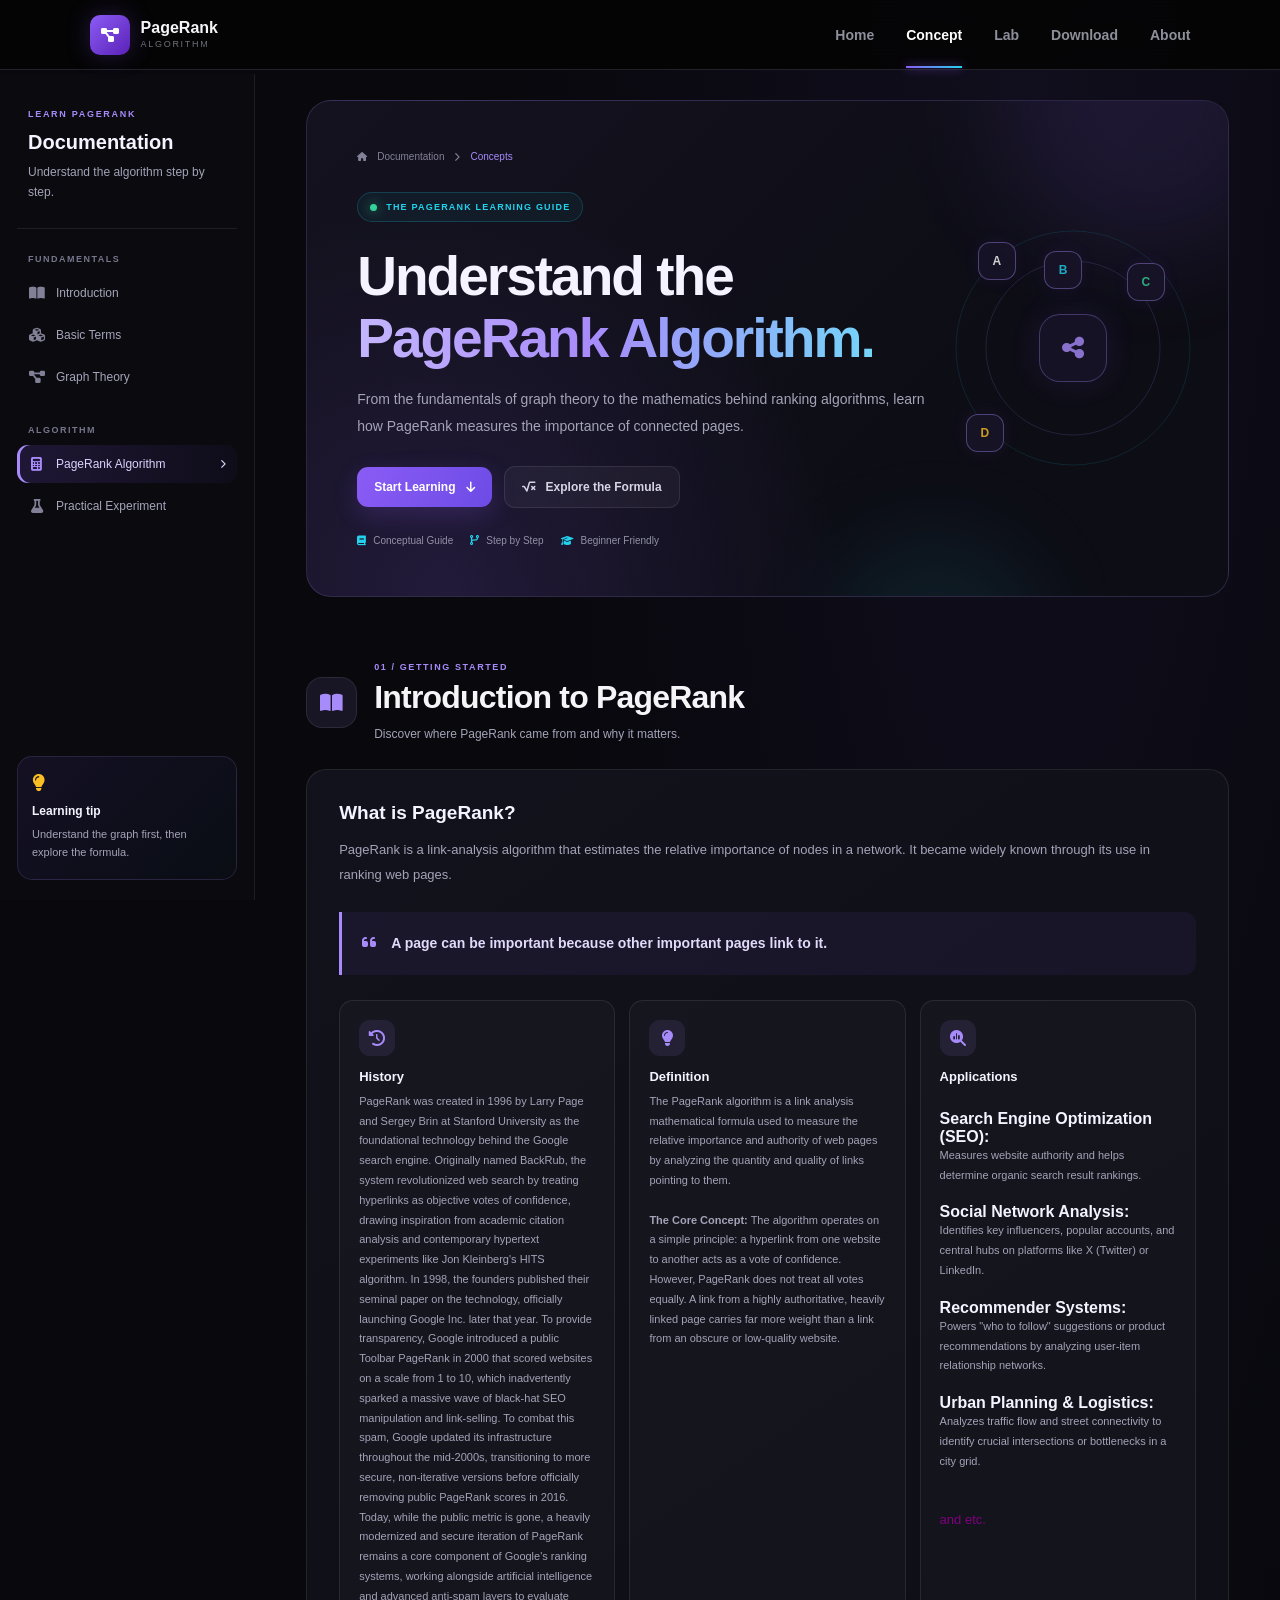
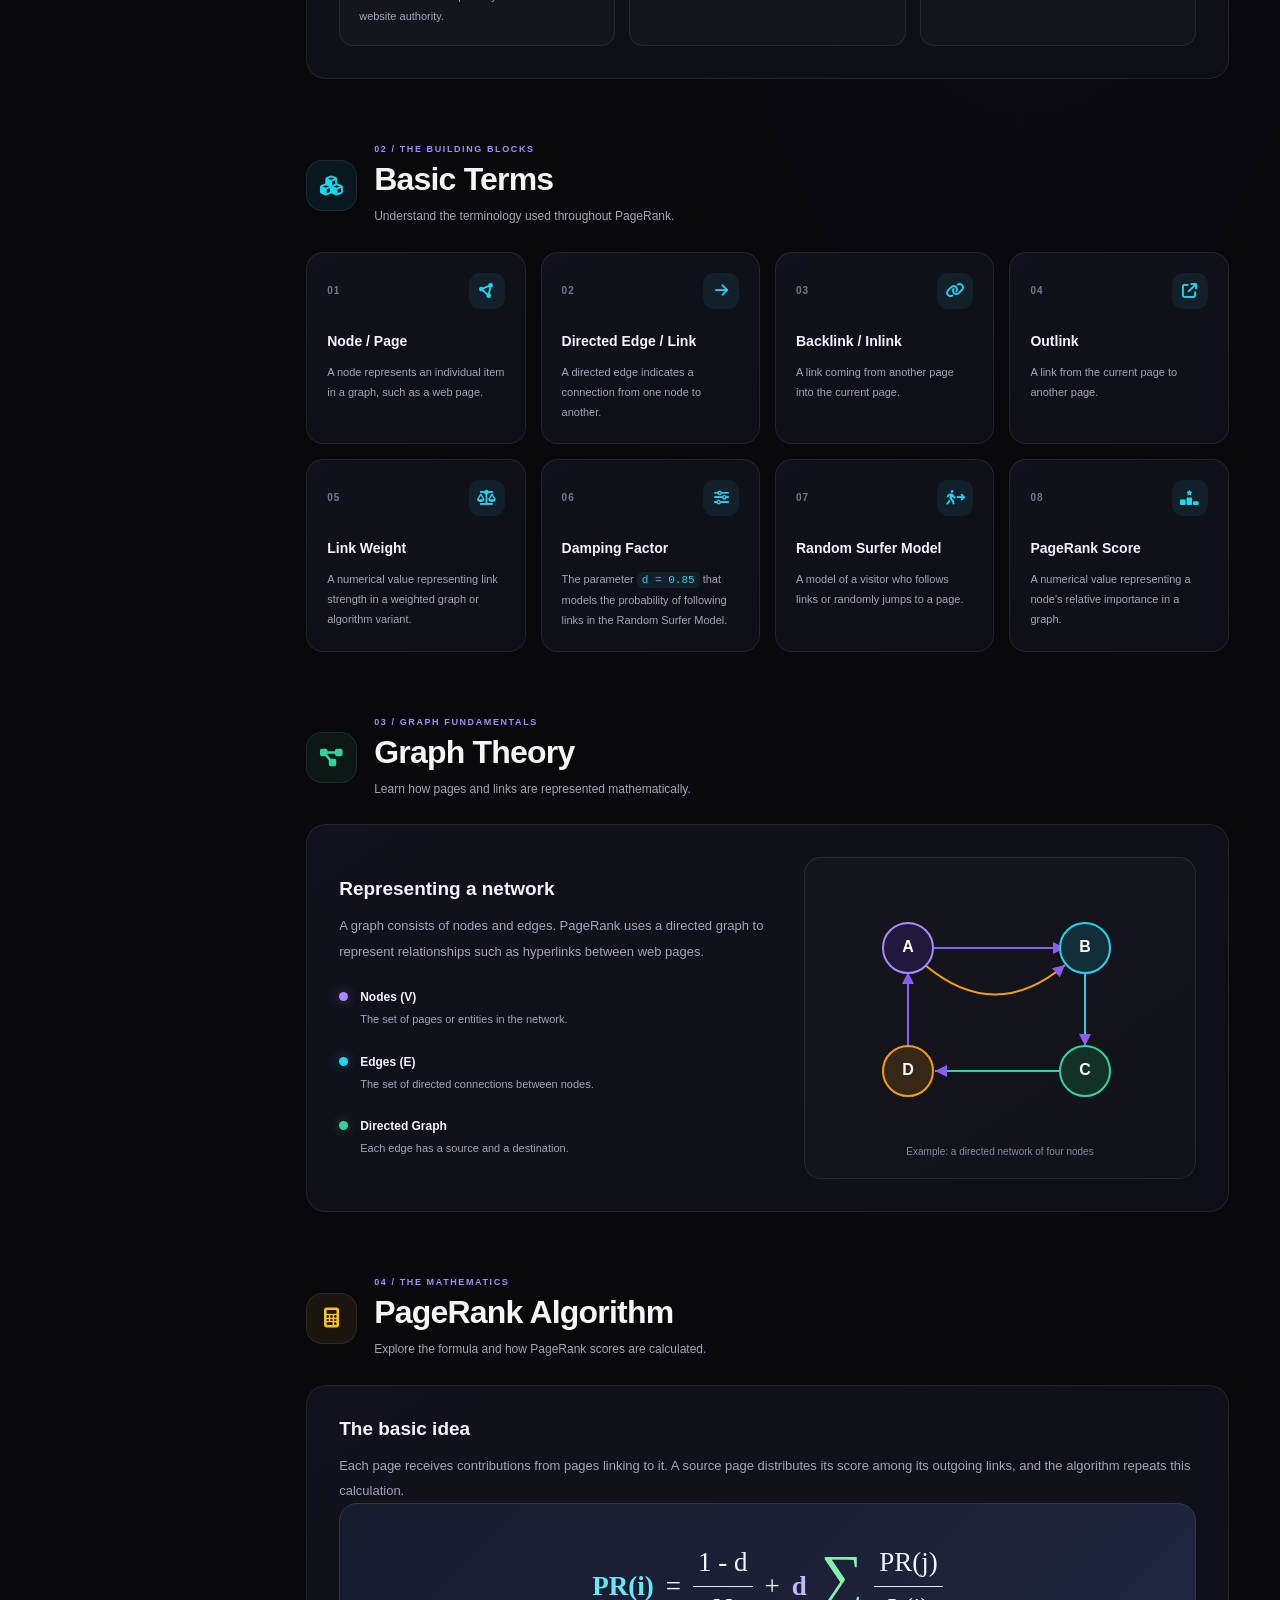
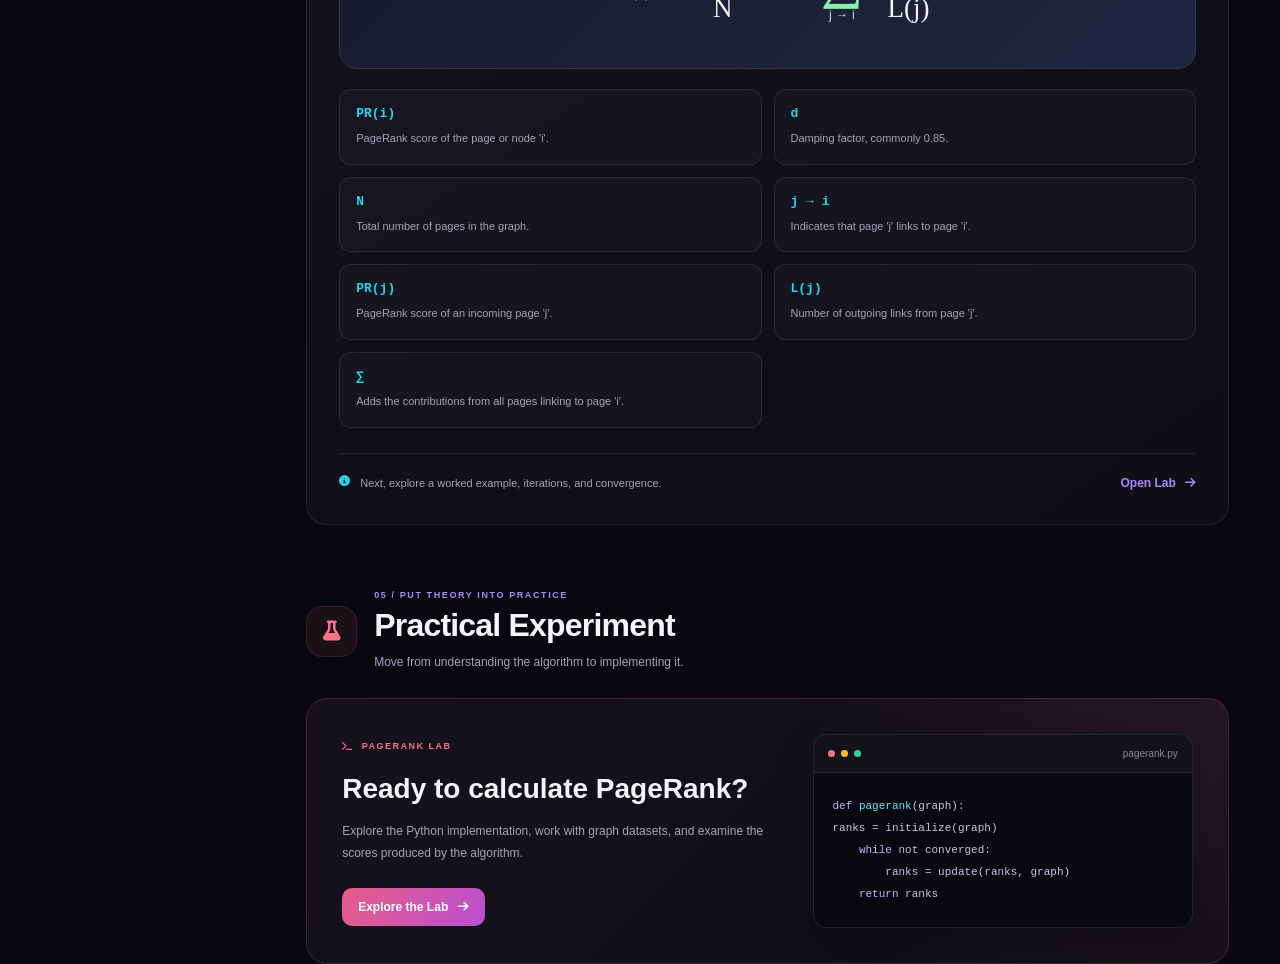
<file: concept.html>
<!DOCTYPE html>
<html lang="en">

<head>
    <meta charset="UTF-8">
    <meta name="viewport" content="width=device-width, initial-scale=1.0">
    <link rel="stylesheet" href="./CSS/style.css">
    <link rel="stylesheet" href="./CSS/concept.css">
    <link rel="icon" type="image/png" href="./image/favicon.png">
    <link rel="stylesheet" href="https://cdnjs.cloudflare.com/ajax/libs/font-awesome/6.7.2/css/all.min.css">

    <title>PageRank | Concepts & Theory</title>
</head>

<body class="concept-page">

    <!-- ================= NAVBAR ================= -->
    <nav>
        <div class="brand">
            <div class="brand-icon">
                <i class="fa-solid fa-diagram-project"></i>
            </div>

            <div class="brand-name">
                <strong>PageRank</strong>
                <span>Algorithm</span>
            </div>
        </div>


        <div class="nav-links">
            <a href="index.html">Home</a>
            <a href="concept.html" class="active">Concept</a>
            <a href="lab.html">Lab</a>
            <a href="dataset.html">Download</a>
            <a href="about.html">About</a>
        </div>
    </nav>


    <!-- ================= PAGE LAYOUT ================= -->

    <div class="concept-layout">

        <!-- LEFT SIDEBAR -->
        <aside class="concept-sidebar">

            <div class="sidebar-heading">
                <span class="sidebar-kicker">LEARN PAGERANK</span>
                <h3>Documentation</h3>
                <p>Understand the algorithm step by step.</p>
            </div>

            <div class="sidebar-group">
                <span class="sidebar-label">FUNDAMENTALS</span>

                <a href="#intro" class="sidebar-link active">
                    <i class="fa-solid fa-book-open"></i>
                    <span>Introduction</span>
                    <i class="fa-solid fa-chevron-right link-arrow"></i>
                </a>

                <a href="#terms" class="sidebar-link">
                    <i class="fa-solid fa-cubes"></i>
                    <span>Basic Terms</span>
                    <i class="fa-solid fa-chevron-right link-arrow"></i>
                </a>

                <a href="#g_theory" class="sidebar-link">
                    <i class="fa-solid fa-diagram-project"></i>
                    <span>Graph Theory</span>
                    <i class="fa-solid fa-chevron-right link-arrow"></i>
                </a>
            </div>

            <div class="sidebar-group">
                <span class="sidebar-label">ALGORITHM</span>

                <a href="#PR" class="sidebar-link">
                    <i class="fa-solid fa-calculator"></i>
                    <span>PageRank Algorithm</span>
                    <i class="fa-solid fa-chevron-right link-arrow"></i>
                </a>

                <a href="#practical" class="sidebar-link">
                    <i class="fa-solid fa-flask"></i>
                    <span>Practical Experiment</span>
                    <i class="fa-solid fa-chevron-right link-arrow"></i>
                </a>
            </div>

            <div class="sidebar-bottom">
                <div class="sidebar-bottom-icon">
                    <i class="fa-solid fa-lightbulb"></i>
                </div>

                <p><strong>Learning tip</strong></p>
                <span>Understand the graph first, then explore the formula.</span>
            </div>

        </aside>


        <!-- MAIN CONTENT -->

        <main class="concept-main">

            <!-- PAGE HERO -->
            <header class="concept-hero reveal">

                <div class="hero-orb hero-orb-one"></div>
                <div class="hero-orb hero-orb-two"></div>

                <div class="concept-hero-content">

                    <div class="concept-breadcrumb">
                        <i class="fa-solid fa-house"></i>
                        <span>Documentation</span>
                        <i class="fa-solid fa-chevron-right"></i>
                        <span class="breadcrumb-current">Concepts</span>
                    </div>

                    <div class="hero-badge">
                        <span class="pulse-dot"></span>
                        THE PAGERANK LEARNING GUIDE
                    </div>

                    <h1> Understand the <span>PageRank Algorithm.</span> </h1>

                    <p> From the fundamentals of graph theory to the mathematics behind ranking algorithms, learn how
                        PageRank measures the importance of connected pages. </p>

                    <div class="hero-actions">
                        <a href="#intro" class="primary-action"> Start Learning <i class="fa-solid fa-arrow-down"></i>
                        </a>
                        <a href="#PR" class="secondary-action"> <i class="fa-solid fa-square-root-variable"></i> Explore
                            the Formula </a>
                    </div>

                    <div class="hero-meta">
                        <span><i class="fa-solid fa-book"></i> Conceptual Guide</span>
                        <span><i class="fa-solid fa-code-branch"></i> Step by Step</span>
                        <span><i class="fa-solid fa-graduation-cap"></i> Beginner Friendly</span>
                    </div>

                </div>

                <div class="hero-decoration" aria-hidden="true">
                    <div class="orbit orbit-one"></div>
                    <div class="orbit orbit-two"></div>
                    <div class="orbit-node node-a">A</div>
                    <div class="orbit-node node-b">B</div>
                    <div class="orbit-node node-c">C</div>
                    <div class="orbit-node node-d">D</div>

                    <div class="orbit-center">
                        <i class="fa-solid fa-share-nodes"></i>
                    </div>
                </div>

            </header>


            <!-- INTRODUCTION -->
            <section id="intro" class="concept-section reveal">

                <div class="section-heading">
                    <div class="section-icon purple-icon">
                        <i class="fa-solid fa-book-open"></i>
                    </div>

                    <div>
                        <span class="section-kicker">01 / GETTING STARTED</span>
                        <h2>Introduction to PageRank</h2>
                        <p>Discover where PageRank came from and why it matters.</p>
                    </div>
                </div>

                <div class="content-panel">

                    <h3>What is PageRank?</h3>

                    <p>
                        PageRank is a link-analysis algorithm that estimates the
                        relative importance of nodes in a network. It became
                        widely known through its use in ranking web pages.
                    </p>

                    <div class="highlight-quote">
                        <i class="fa-solid fa-quote-left"></i>
                        <p>
                            A page can be important because other important pages
                            link to it.
                        </p>
                    </div>

                    <div class="mini-content-grid">

                        <article class="mini-card">
                            <i class="fa-solid fa-clock-rotate-left"></i>
                            <h4>History</h4>
                            <p>PageRank was created in 1996 by Larry Page and Sergey Brin at Stanford University as the
                                foundational technology behind the Google search engine. Originally named BackRub, the
                                system revolutionized web search by treating hyperlinks as objective votes of
                                confidence, drawing inspiration from academic citation analysis and contemporary
                                hypertext experiments like Jon Kleinberg's HITS algorithm. In 1998, the founders
                                published their seminal paper on the technology, officially launching Google Inc. later
                                that year. To provide transparency, Google introduced a public Toolbar PageRank in 2000
                                that scored websites on a scale from 1 to 10, which inadvertently sparked a massive wave
                                of black-hat SEO manipulation and link-selling. To combat this spam, Google updated its
                                infrastructure throughout the mid-2000s, transitioning to more secure, non-iterative
                                versions before officially removing public PageRank scores in 2016. Today, while the
                                public metric is gone, a heavily modernized and secure iteration of PageRank remains a
                                core component of Google's ranking systems, working alongside artificial intelligence
                                and advanced anti-spam layers to evaluate website authority. </p>
                        </article>

                        <article class="mini-card">
                            <i class="fa-solid fa-lightbulb"></i>
                            <h4>Definition</h4>
                            <p>The PageRank algorithm is a link analysis mathematical formula used to measure the
                                relative importance and authority of web pages by analyzing the quantity and quality of
                                links pointing to them. <br><br>

                                <b>The Core Concept:</b>
                                The algorithm operates on a simple principle: a hyperlink from one website to another
                                acts as a vote of confidence. However, PageRank does not treat all votes equally. A link
                                from a highly authoritative, heavily linked page carries far more weight than a link
                                from an obscure or low-quality website.
                            </p>
                        </article>

                        <article class="mini-card">
                            <i class="fa-solid fa-magnifying-glass-chart"></i>
                            <h4>Applications</h4><br>

                            <b>Search Engine Optimization (SEO):</b>
                            <p>Measures website authority and helps determine
                                organic search result rankings.</p>

                            <br><b>Social Network Analysis:</b>
                            <p>Identifies key influencers, popular accounts, and
                                central hubs on platforms like X (Twitter) or LinkedIn.</p>

                            <br><b>Recommender Systems:</b>
                            <p>
                                Powers "who to follow" suggestions or product recommendations by analyzing user-item
                                relationship networks.
                            </p>

                            <br><b>Urban Planning & Logistics:</b>
                            <p>Analyzes traffic flow and street connectivity to identify crucial intersections or
                                bottlenecks in a city grid.</p><br><br>

                            <p style="color: purple; font-size: 13px;">and etc.</p>
                        </article>



                    </div>

                </div>

            </section>


            <!-- BASIC TERMS -->

            <section id="terms" class="concept-section reveal">

                <div class="section-heading">
                    <div class="section-icon cyan-icon">
                        <i class="fa-solid fa-cubes"></i>
                    </div>

                    <div>
                        <span class="section-kicker">02 / THE BUILDING BLOCKS</span>
                        <h2>Basic Terms</h2>
                        <p>Understand the terminology used throughout PageRank.</p>
                    </div>
                </div>

                <div class="term-grid">

                    <article class="term-card">
                        <div class="term-card-top">
                            <span class="term-number">01</span>
                            <i class="fa-solid fa-circle-nodes"></i>
                        </div>
                        <h3>Node / Page</h3>
                        <p>A node represents an individual item in a graph, such as a web page.</p>
                    </article>

                    <article class="term-card">
                        <div class="term-card-top">
                            <span class="term-number">02</span>
                            <i class="fa-solid fa-arrow-right"></i>
                        </div>
                        <h3>Directed Edge / Link</h3>
                        <p>A directed edge indicates a connection from one node to another.</p>
                    </article>

                    <article class="term-card">
                        <div class="term-card-top">
                            <span class="term-number">03</span>
                            <i class="fa-solid fa-link"></i>
                        </div>
                        <h3>Backlink / Inlink</h3>
                        <p>A link coming from another page into the current page.</p>
                    </article>

                    <article class="term-card">
                        <div class="term-card-top">
                            <span class="term-number">04</span>
                            <i class="fa-solid fa-arrow-up-right-from-square"></i>
                        </div>
                        <h3>Outlink</h3>
                        <p>A link from the current page to another page.</p>
                    </article>

                    <article class="term-card">
                        <div class="term-card-top">
                            <span class="term-number">05</span>
                            <i class="fa-solid fa-scale-balanced"></i>
                        </div>
                        <h3>Link Weight</h3>
                        <p>A numerical value representing link strength in a weighted graph or algorithm variant.</p>
                    </article>

                    <article class="term-card">
                        <div class="term-card-top">
                            <span class="term-number">06</span>
                            <i class="fa-solid fa-sliders"></i>
                        </div>
                        <h3>Damping Factor</h3>
                        <p>The parameter <code>d = 0.85</code> that models the probability of following links in the
                            Random
                            Surfer Model.</p>
                    </article>

                    <article class="term-card">
                        <div class="term-card-top">
                            <span class="term-number">07</span>
                            <i class="fa-solid fa-person-walking-arrow-right"></i>
                        </div>
                        <h3>Random Surfer Model</h3>
                        <p>A model of a visitor who follows links or randomly jumps to a page.</p>
                    </article>

                    <article class="term-card">
                        <div class="term-card-top">
                            <span class="term-number">08</span>
                            <i class="fa-solid fa-ranking-star"></i>
                        </div>
                        <h3>PageRank Score</h3>
                        <p>A numerical value representing a node's relative importance in a graph.</p>
                    </article>

                </div>

            </section>


            <!-- GRAPH THEORY -->

            <section id="g_theory" class="concept-section reveal">

                <div class="section-heading">
                    <div class="section-icon green-icon">
                        <i class="fa-solid fa-diagram-project"></i>
                    </div>

                    <div>
                        <span class="section-kicker">03 / GRAPH FUNDAMENTALS</span>
                        <h2>Graph Theory</h2>
                        <p>Learn how pages and links are represented mathematically.</p>
                    </div>
                </div>

                <div class="content-panel graph-panel">

                    <div class="graph-explanation">
                        <h3>Representing a network</h3>

                        <p>
                            A graph consists of nodes and edges. PageRank uses
                            a directed graph to represent relationships such as
                            hyperlinks between web pages.
                        </p>

                        <div class="graph-fact">
                            <span class="fact-dot purple-dot"></span>
                            <div>
                                <strong>Nodes (V)</strong>
                                <p>The set of pages or entities in the network.</p>
                            </div>
                        </div>

                        <div class="graph-fact">
                            <span class="fact-dot cyan-dot"></span>
                            <div>
                                <strong>Edges (E)</strong>
                                <p>The set of directed connections between nodes.</p>
                            </div>
                        </div>

                        <div class="graph-fact">
                            <span class="fact-dot green-dot"></span>
                            <div>
                                <strong>Directed Graph</strong>
                                <p>Each edge has a source and a destination.</p>
                            </div>
                        </div>
                    </div>

                    <div class="graph-visual" aria-label="Example directed graph">

                        <svg viewBox="0 0 340 260" role="img" aria-label="Four nodes connected by directed arrows">

                            <defs>
                                <marker id="arrowhead" markerWidth="8" markerHeight="8" refX="6" refY="3" orient="auto">
                                    <path d="M0,0 L0,6 L6,3 z" fill="#8b5cf6" />
                                </marker>
                            </defs>

                            <path d="M91 72 L235 72" stroke="#8b5cf6" stroke-width="2" marker-end="url(#arrowhead)" />

                            <path d="M255 94 L255 170" stroke="#22d3ee" stroke-width="2" marker-end="url(#arrowhead)" />

                            <path d="M230 195 L105 195" stroke="#34d399" stroke-width="2"
                                marker-end="url(#arrowhead)" />

                            <path d="M78 170 L78 96" stroke="#8b5cf6" stroke-width="2" marker-end="url(#arrowhead)" />

                            <path d="M95 89 Q165 148 235 89" stroke="#f59e0b" stroke-width="2" fill="none"
                                marker-end="url(#arrowhead)" />

                            <circle cx="78" cy="72" r="25" fill="#21183b" stroke="#a78bfa" stroke-width="2" />

                            <circle cx="255" cy="72" r="25" fill="#112d35" stroke="#22d3ee" stroke-width="2" />

                            <circle cx="255" cy="195" r="25" fill="#123228" stroke="#34d399" stroke-width="2" />

                            <circle cx="78" cy="195" r="25" fill="#362716" stroke="#f59e0b" stroke-width="2" />

                            <g fill="#ffffff" font-size="16" font-weight="700" text-anchor="middle"
                                dominant-baseline="middle">
                                <text x="78" y="72">A</text>
                                <text x="255" y="72">B</text>
                                <text x="255" y="195">C</text>
                                <text x="78" y="195">D</text>
                            </g>

                        </svg>

                        <span class="graph-caption">
                            Example: a directed network of four nodes
                        </span>

                    </div>

                </div>

            </section>


            <!-- PAGERANK ALGORITHM -->

            <section id="PR" class="concept-section reveal">

                <div class="section-heading">
                    <div class="section-icon orange-icon">
                        <i class="fa-solid fa-calculator"></i>
                    </div>

                    <div>
                        <span class="section-kicker">04 / THE MATHEMATICS</span>
                        <h2>PageRank Algorithm</h2>
                        <p>Explore the formula and how PageRank scores are calculated.</p>
                    </div>
                </div>

                <div class="content-panel">

                    <h3>The basic idea</h3>

                    <p>
                        Each page receives contributions from pages linking to it.
                        A source page distributes its score among its outgoing
                        links, and the algorithm repeats this calculation.
                    </p>

                    <!-- <div class="formula-card">

                        <span class="formula-label">CLASSIC PAGERANK FORMULA</span>

                        <div class="formula">
                            PR(A) = (1 - d) / N + d
                            <span class="fraction">
                                <span class="numerator">PR(T)</span>
                                <span class="denominator">L(T)</span>
                            </span>
                        </div>

                        <p class="formula-note">
                            The complete calculation sums the incoming
                            contributions from all pages T that link to A.
                        </p>

                    </div> -->


                    <div class="formula-card">

                        <div class="pagerank-formula">
                            <span class="pr">PR(i)</span>
                            <span>=</span>

                            <span class="fraction">
                                <span class="numerator">1 - d</span>
                                <span class="denominator">N</span>
                            </span>

                            <span>+</span>
                            <span class="damping">d</span>

                            <span class="summation">
                                <span class="sum-symbol">∑</span>
                                <span class="sum-condition">j → i</span>
                            </span>

                            <span class="fraction contribution">
                                <span class="numerator">PR(j)</span>
                                <span class="denominator">L(j)</span>
                            </span>
                        </div>
                    </div>


                    <div class="formula-components">
                        <div>
                            <code>PR(i)</code>
                            <span>PageRank score of the page or node 'i'.</span>
                        </div>

                        <div>
                            <code>d</code>
                            <span>Damping factor, commonly 0.85.</span>
                        </div>

                        <div>
                            <code>N</code>
                            <span>Total number of pages in the graph.</span>
                        </div>

                        <div>
                            <code>j → i</code>
                            <span>Indicates that page 'j' links to page 'i'.</span>
                        </div>

                        <div>
                            <code>PR(j)</code>
                            <span>PageRank score of an incoming page 'j'.</span>
                        </div>

                        <div>
                            <code>L(j)</code>
                            <span>Number of outgoing links from page 'j'.</span>
                        </div>

                        <div>
                            <code>∑</code>
                            <span>Adds the contributions from all pages linking to page 'i'.</span>
                        </div>
                    </div>

                    <div class="algorithm-next">
                        <div>
                            <i class="fa-solid fa-circle-info"></i>
                            <span>Next, explore a worked example, iterations, and convergence.</span>
                        </div>

                        <a href="lab.html">
                            Open Lab
                            <i class="fa-solid fa-arrow-right"></i>
                        </a>
                    </div>

                </div>

            </section>


            <!-- PRACTICAL EXPERIMENT -->

            <section id="practical" class="concept-section reveal">

                <div class="section-heading">
                    <div class="section-icon pink-icon">
                        <i class="fa-solid fa-flask"></i>
                    </div>

                    <div>
                        <span class="section-kicker">05 / PUT THEORY INTO PRACTICE</span>
                        <h2>Practical Experiment</h2>
                        <p>Move from understanding the algorithm to implementing it.</p>
                    </div>
                </div>

                <div class="lab-callout">

                    <div class="lab-callout-content">
                        <span class="lab-eyebrow">
                            <i class="fa-solid fa-terminal"></i>
                            PAGERANK LAB
                        </span>

                        <h3>Ready to calculate PageRank?</h3>

                        <p>
                            Explore the Python implementation, work with graph
                            datasets, and examine the scores produced by the
                            algorithm.
                        </p>

                        <a href="lab.html" class="lab-action"> Explore the Lab <i class="fa-solid fa-arrow-right"></i>
                        </a>
                    </div>

                    <div class="lab-visual">
                        <div class="code-window">
                            <div class="code-window-top">
                                <span></span>
                                <span></span>
                                <span></span>
                                <small>pagerank.py</small>
                            </div>

                            <pre><code><span class="code-purple">def</span> <span class="code-cyan">pagerank</span>(graph):
ranks = initialize(graph)
    <span class="code-purple">while</span> not converged:
        ranks = update(ranks, graph)
    <span class="code-purple">return</span> ranks</code></pre>
                        </div>
                    </div>

                </div>

            </section>
        </main>

    </div>





    <script src="./JS/concept.js"></script>
</body>

</html>
</file>
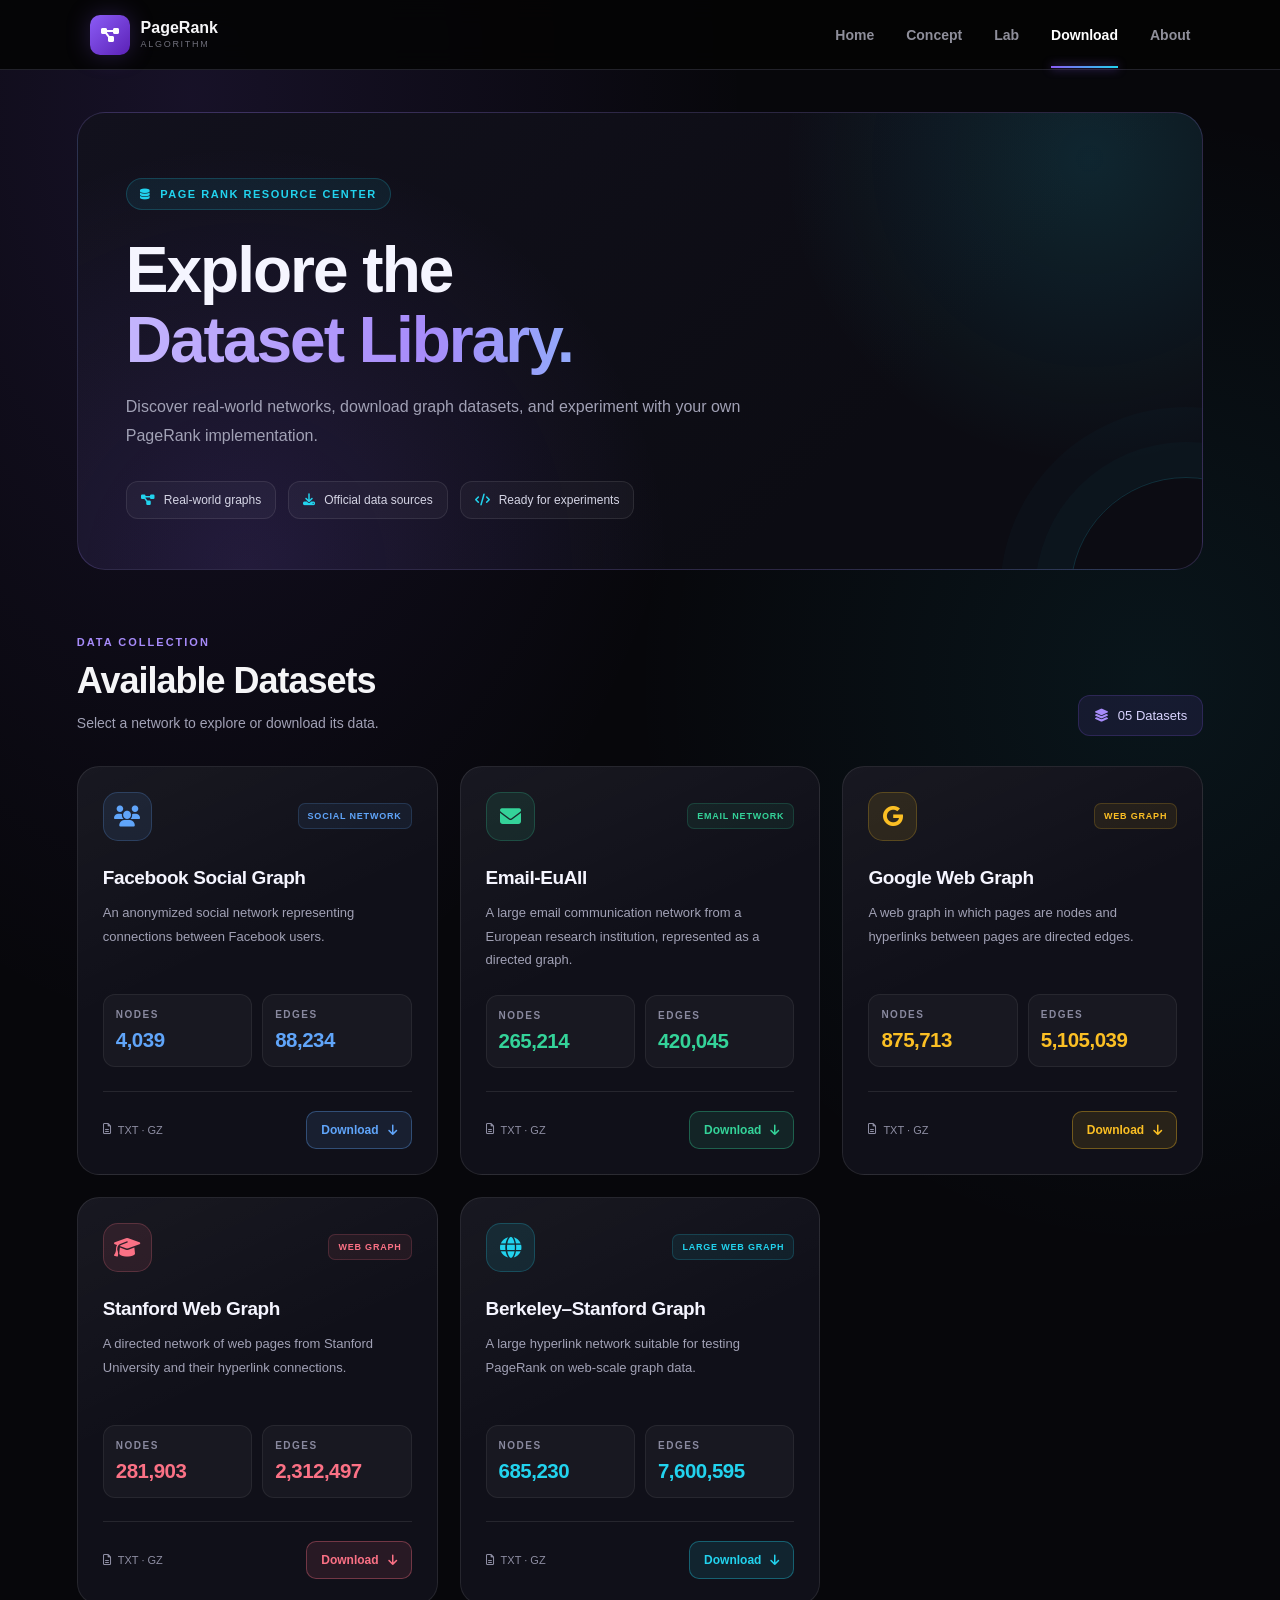
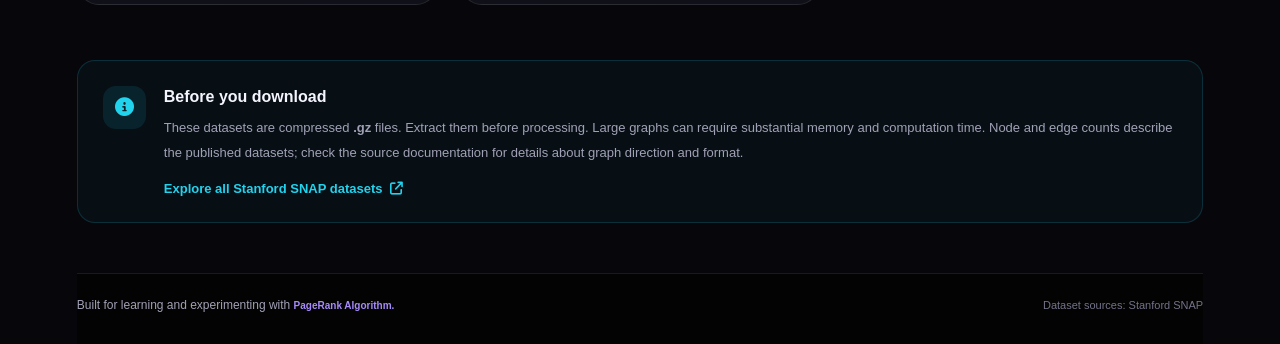
<file: dataset.html>
<!DOCTYPE html>
<html lang="en">

<head>
    <meta charset="UTF-8">
    <meta name="viewport" content="width=device-width, initial-scale=1.0">

    <title>PageRank | Dataset Library</title>

    <link rel="stylesheet" href="./CSS/style.css">
    <link rel="stylesheet" href="./CSS/dataset.css">
    <link rel="icon" type="image/png" href="./image/favicon.png">

    <!-- Font Awesome -->
    <link rel="stylesheet" href="https://cdnjs.cloudflare.com/ajax/libs/font-awesome/6.7.2/css/all.min.css">
</head>

<body>

    <!-- NAVBAR -->
    <nav>
        <div class="brand">
            <div class="brand-icon">
                <i class="fa-solid fa-diagram-project"></i>
            </div>

            <div class="brand-name">
                <strong>PageRank</strong>
                <span>Algorithm</span>
            </div>
        </div>


        <div class="nav-links">
            <a href="index.html">Home</a>
            <a href="concept.html">Concept</a>
            <a href="lab.html">Lab</a>
            <a href="dataset.html" class="active">Download</a>
            <a href="about.html">About</a>
        </div>
    </nav>


    <!-- DATASET HERO -->
    <main class="dataset-container">

        <section class="dataset-hero">

            <div class="hero-label">
                <i class="fa-solid fa-database"></i>
                PAGE RANK RESOURCE CENTER
            </div>

            <h1>
                Explore the
                <span>Dataset Library.</span>
            </h1>

            <p>
                Discover real-world networks, download graph datasets,
                and experiment with your own PageRank implementation.
            </p>

            <div class="hero-stats">
                <div>
                    <i class="fa-solid fa-diagram-project"></i>
                    <span>Real-world graphs</span>
                </div>

                <div>
                    <i class="fa-solid fa-download"></i>
                    <span>Official data sources</span>
                </div>

                <div>
                    <i class="fa-solid fa-code"></i>
                    <span>Ready for experiments</span>
                </div>
            </div>

        </section>


        <!-- SECTION HEADER -->
        <section class="dataset-section">

            <div class="section-heading">
                <div>
                    <span class="section-kicker">DATA COLLECTION</span>
                    <h2>Available Datasets</h2>
                    <p>Select a network to explore or download its data.</p>
                </div>

                <div class="dataset-count">
                    <i class="fa-solid fa-layer-group"></i>
                    <span>05 Datasets</span>
                </div>
            </div>


            <!-- DATASET CARDS -->
            <div class="dataset-grid">


                <!-- FACEBOOK -->
                <article class="dataset-card facebook-card">

                    <div class="card-top">
                        <div class="dataset-icon">
                            <i class="fa-solid fa-users"></i>
                        </div>

                        <span class="dataset-tag">SOCIAL NETWORK</span>
                    </div>

                    <h3>Facebook Social Graph</h3>

                    <p class="card-description">
                        An anonymized social network representing connections
                        between Facebook users.
                    </p>

                    <div class="graph-stats">
                        <div class="stat-box">
                            <span class="stat-label">NODES</span>
                            <strong>4,039</strong>
                        </div>

                        <div class="stat-box">
                            <span class="stat-label">EDGES</span>
                            <strong>88,234</strong>
                        </div>
                    </div>

                    <div class="card-footer">
                        <span class="dataset-format">
                            <i class="fa-regular fa-file-lines"></i>
                            TXT · GZ
                        </span>

                        <a class="download-btn" href="https://snap.stanford.edu/data/facebook_combined.txt.gz"
                            target="_blank" rel="noopener">
                            Download <i class="fa-solid fa-arrow-down"></i>
                        </a>
                    </div>

                </article>


                <!-- EMAIL EU ALL -->
                <article class="dataset-card email-card">

                    <div class="card-top">
                        <div class="dataset-icon">
                            <i class="fa-solid fa-envelope"></i>
                        </div>

                        <span class="dataset-tag">EMAIL NETWORK</span>
                    </div>

                    <h3>Email-EuAll</h3>

                    <p class="card-description">
                        A large email communication network from a European
                        research institution, represented as a directed graph.
                    </p>

                    <div class="graph-stats">
                        <div class="stat-box">
                            <span class="stat-label">NODES</span>
                            <strong>265,214</strong>
                        </div>

                        <div class="stat-box">
                            <span class="stat-label">EDGES</span>
                            <strong>420,045</strong>
                        </div>
                    </div>

                    <div class="card-footer">
                        <span class="dataset-format">
                            <i class="fa-regular fa-file-lines"></i>
                            TXT · GZ
                        </span>

                        <a class="download-btn" href="https://snap.stanford.edu/data/email-EuAll.txt.gz" target="_blank"
                            rel="noopener">
                            Download <i class="fa-solid fa-arrow-down"></i>
                        </a>
                    </div>

                </article>


                <!-- GOOGLE -->
                <article class="dataset-card google-card">

                    <div class="card-top">
                        <div class="dataset-icon">
                            <i class="fa-brands fa-google"></i>
                        </div>

                        <span class="dataset-tag">WEB GRAPH</span>
                    </div>

                    <h3>Google Web Graph</h3>

                    <p class="card-description">
                        A web graph in which pages are nodes and hyperlinks
                        between pages are directed edges.
                    </p>

                    <div class="graph-stats">
                        <div class="stat-box">
                            <span class="stat-label">NODES</span>
                            <strong>875,713</strong>
                        </div>

                        <div class="stat-box">
                            <span class="stat-label">EDGES</span>
                            <strong>5,105,039</strong>
                        </div>
                    </div>

                    <div class="card-footer">
                        <span class="dataset-format">
                            <i class="fa-regular fa-file-lines"></i>
                            TXT · GZ
                        </span>

                        <a class="download-btn" href="https://snap.stanford.edu/data/web-Google.txt.gz" target="_blank"
                            rel="noopener">
                            Download <i class="fa-solid fa-arrow-down"></i>
                        </a>
                    </div>

                </article>


                <!-- STANFORD -->
                <article class="dataset-card stanford-card">

                    <div class="card-top">
                        <div class="dataset-icon">
                            <i class="fa-solid fa-graduation-cap"></i>
                        </div>

                        <span class="dataset-tag">WEB GRAPH</span>
                    </div>

                    <h3>Stanford Web Graph</h3>

                    <p class="card-description">
                        A directed network of web pages from Stanford
                        University and their hyperlink connections.
                    </p>

                    <div class="graph-stats">
                        <div class="stat-box">
                            <span class="stat-label">NODES</span>
                            <strong>281,903</strong>
                        </div>

                        <div class="stat-box">
                            <span class="stat-label">EDGES</span>
                            <strong>2,312,497</strong>
                        </div>
                    </div>

                    <div class="card-footer">
                        <span class="dataset-format">
                            <i class="fa-regular fa-file-lines"></i>
                            TXT · GZ
                        </span>

                        <a class="download-btn" href="https://snap.stanford.edu/data/web-Stanford.txt.gz"
                            target="_blank" rel="noopener">
                            Download <i class="fa-solid fa-arrow-down"></i>
                        </a>
                    </div>

                </article>


                <!-- BERKELEY STANFORD -->
                <article class="dataset-card berkstan-card">

                    <div class="card-top">
                        <div class="dataset-icon">
                            <i class="fa-solid fa-globe"></i>
                        </div>

                        <span class="dataset-tag">LARGE WEB GRAPH</span>
                    </div>

                    <h3>Berkeley–Stanford Graph</h3>

                    <p class="card-description">
                        A large hyperlink network suitable for testing
                        PageRank on web-scale graph data.
                    </p>

                    <div class="graph-stats">
                        <div class="stat-box">
                            <span class="stat-label">NODES</span>
                            <strong>685,230</strong>
                        </div>

                        <div class="stat-box">
                            <span class="stat-label">EDGES</span>
                            <strong>7,600,595</strong>
                        </div>
                    </div>

                    <div class="card-footer">
                        <span class="dataset-format">
                            <i class="fa-regular fa-file-lines"></i>
                            TXT · GZ
                        </span>

                        <a class="download-btn" href="https://snap.stanford.edu/data/web-BerkStan.txt.gz"
                            target="_blank" rel="noopener">
                            Download <i class="fa-solid fa-arrow-down"></i>
                        </a>
                    </div>

                </article>

            </div>

        </section>


        <!-- DOWNLOAD INFORMATION -->
        <section class="download-notice">

            <div class="notice-icon">
                <i class="fa-solid fa-circle-info"></i>
            </div>

            <div>
                <h3>Before you download</h3>

                <p>
                    These datasets are compressed <strong>.gz</strong> files.
                    Extract them before processing. Large graphs can require
                    substantial memory and computation time. Node and edge
                    counts describe the published datasets; check the source
                    documentation for details about graph direction and format.
                </p>

                <a href="https://snap.stanford.edu/data/index.html" target="_blank" rel="noopener">
                    Explore all Stanford SNAP datasets
                    <i class="fa-solid fa-arrow-up-right-from-square"></i>
                </a>
            </div>

        </section>


        <!-- FOOTER -->
        <footer class="dataset-footer">
            <p>
                Built for learning and experimenting with
                <span>PageRank Algorithm.</span>
            </p>
            <span class="footer-credit">Dataset sources: Stanford SNAP</span>
        </footer>

    </main>

</body>

</html>
</file>
<file: CSS/style.css>
/* =========================================================
   PAGERANK WEBSITE
   DARK HOME PAGE
========================================================= */
/* =========================
   VARIABLES
========================= */
:root {
    --bg: #050505;
    --bg-soft: #0b0b0f;
    --card: #101014;
    --card-hover: #15151b;
    --white: #f5f5f7;
    --text: #b5b5c0;
    --muted: #70707c;
    --purple: #8b5cf6;
    --purple-light: #a78bfa;
    --cyan: #22d3ee;
    --green: #34d399;
    --orange: #f59e0b;
    --border: #22222a;
}

/* =========================
   RESET
========================= */
* {
    margin: 0;
    padding: 0;
    box-sizing: border-box;
}

html {
    scroll-behavior: smooth;
}

body {
    background: var(--bg);
    color: var(--white);
    font-family:
        Arial,
        Helvetica,
        sans-serif;
    overflow-x: hidden;
}

/* =========================
   NAVBAR
========================= */
nav {
    height: 70px;
    padding: 0 7%;
    display: flex;
    align-items: center;
    justify-content: space-between;
    background: rgba(5, 5, 5, 0.92);
    border-bottom: 1px solid var(--border);
    position: sticky;
    top: 0;
    z-index: 100;
    backdrop-filter: blur(12px);
}

/* =========================
   BRAND
========================= */
.brand {
    display: flex;
    align-items: center;
    gap: 11px;
}

.brand-icon {
    width: 40px;
    height: 40px;
    display: flex;
    align-items: center;
    justify-content: center;
    border-radius: 10px;
    background:
        linear-gradient(135deg,
            var(--purple),
            #5b21b6);
    color: white;
    box-shadow:
        0 0 25px rgba(139, 92, 246, 0.25);
}

.brand-name {
    display: flex;
    flex-direction: column;
    line-height: 1.05;
}

.brand-name strong {
    color: var(--white);
    font-size: 16px;
}

.brand-name span {
    color: var(--muted);
    font-size: 9px;
    letter-spacing: 1.7px;
    text-transform: uppercase;
    margin-top: 3px;
}

/* =========================
   NAV LINKS
========================= */
.nav-links {
    display: flex;
    align-items: center;
    gap: 32px;
}

.nav-links a {
    position: relative;
    padding: 25px 0;
    color: #8f8f9b;
    text-decoration: none;
    font-size: 14px;
    font-weight: 600;
    transition: 0.25s ease;
}

.nav-links a:hover {
    color: var(--white);
}

.nav-links a.active {
    color: white;
}

.nav-links a.active::after {
    content: "";
    position: absolute;
    bottom: 0;
    left: 0;
    width: 100%;
    height: 2px;
    background:
        linear-gradient(90deg,
            var(--purple),
            var(--cyan));
    box-shadow:
        0 0 10px rgba(139, 92, 246, 0.8);
}

/* =========================================================
   HERO
========================================================= */
.hero {
    min-height: 590px;
    padding:
        80px 7% 90px;
    display: grid;
    grid-template-columns:
        1fr 0.9fr;
    align-items: center;
    gap: 70px;
    position: relative;
    overflow: hidden;
}

/* background glow */
.hero::before {
    content: "";
    position: absolute;
    width: 450px;
    height: 450px;
    top: -180px;
    left: -150px;
    border-radius: 50%;
    background:
        rgba(139, 92, 246, 0.10);
    filter: blur(80px);
    pointer-events: none;
}

.hero::after {
    content: "";
    position: absolute;
    width: 400px;
    height: 400px;
    right: -150px;
    bottom: -180px;
    border-radius: 50%;
    background:
        rgba(34, 211, 238, 0.08);
    filter: blur(80px);
    pointer-events: none;
}

/* =========================
   HERO CONTENT
========================= */
.hero-content {
    position: relative;
    z-index: 2;
    max-width: 650px;
}

.hero-tag {
    display: inline-flex;
    align-items: center;
    gap: 9px;
    padding: 8px 13px;
    border:
        1px solid rgba(139, 92, 246, 0.3);
    border-radius: 30px;
    color: var(--purple-light);
    background:
        rgba(139, 92, 246, 0.08);
    font-size: 10px;
    font-weight: 700;
    letter-spacing: 1.5px;
}

.hero-tag span {
    width: 7px;
    height: 7px;
    border-radius: 50%;
    background: var(--green);
    box-shadow:
        0 0 10px var(--green);
}

.hero h1 {
    margin-top: 24px;
    font-size:
        clamp(50px,
            6vw,
            78px);
    line-height: 0.98;
    letter-spacing: -4px;
    font-weight: 800;
}

.hero h1 span {
    background:
        linear-gradient(90deg,
            var(--purple-light),
            var(--cyan));
    -webkit-background-clip: text;
    background-clip: text;
    color: transparent;
}

/* =========================
   DEFINITION
========================= */
.hero-definition {
    margin-top: 28px;
    max-width: 600px;
    color: #d2d2da;
    font-size: 19px;
    line-height: 1.65;
}

.hero-definition strong {
    color: var(--cyan);
}

.hero-description {
    margin-top: 12px;
    max-width: 570px;
    color: var(--muted);
    font-size: 14px;
    line-height: 1.7;
}

/* =========================
   BUTTONS
========================= */
.hero-buttons {
    display: flex;
    gap: 13px;
    margin-top: 32px;
}

.primary-btn,
.secondary-btn {
    padding:
        13px 18px;
    border-radius: 9px;
    text-decoration: none;
    font-size: 12px;
    font-weight: 700;
    transition: 0.25s ease;
}

.primary-btn {
    display: flex;
    align-items: center;
    gap: 9px;
    color: white;
    background:
        linear-gradient(135deg,
            var(--purple),
            #6d28d9);
    box-shadow:
        0 8px 30px rgba(139, 92, 246, 0.25);
}

.primary-btn:hover {
    transform: translateY(-3px);
    box-shadow:
        0 12px 35px rgba(139, 92, 246, 0.4);
}

.secondary-btn {
    color: #c7c7d0;
    border: 1px solid var(--border);
    background: #0d0d11;
}

.secondary-btn:hover {
    color: white;
    border-color: var(--cyan);
    transform: translateY(-3px);
}

/* =========================================================
   NETWORK CARD
========================================================= */
.network-container {
    min-height: 390px;
    padding: 22px;
    background:
        linear-gradient(145deg,
            #111116,
            #09090c);
    border:
        1px solid var(--border);
    border-radius: 20px;
    position: relative;
    z-index: 2;
    box-shadow:
        0 30px 80px rgba(0, 0, 0, 0.5);
}

.network-title {
    display: flex;
    align-items: center;
    justify-content: space-between;
    color: var(--muted);
    font-size: 9px;
    font-weight: 800;
    letter-spacing: 1.5px;
}

.live {
    display: flex;
    align-items: center;
    gap: 6px;
    color: var(--green);
    font-size: 8px;
}

.live i {
    width: 6px;
    height: 6px;
    border-radius: 50%;
    background: var(--green);
    box-shadow:
        0 0 9px var(--green);
}

/* =========================
   NETWORK
========================= */
.network {
    height: 290px;
    margin-top: 12px;
    position: relative;
    border-radius: 13px;
    overflow: hidden;
    background-color: #08080b;
    background-image:
        linear-gradient(rgba(255, 255, 255, 0.035) 1px,
            transparent 1px),
        linear-gradient(90deg,
            rgba(255, 255, 255, 0.035) 1px,
            transparent 1px);
    background-size: 35px 35px;
}

/* =========================
   NETWORK NODES
========================= */
.network-node {
    width: 65px;
    height: 65px;
    position: absolute;
    z-index: 5;
    display: flex;
    flex-direction: column;
    align-items: center;
    justify-content: center;
    border-radius: 50%;
    background: #111118;
    border: 2px solid var(--purple);
    box-shadow:
        0 0 25px rgba(139, 92, 246, 0.25);
}

.network-node strong {
    font-size: 17px;
}

.network-node small {
    margin-top: 2px;
    color: var(--cyan);
    font-size: 8px;
    font-weight: bold;
}

.node-a {
    top: 35px;
    left: 16%;
    border-color: var(--purple);
}

.node-b {
    top: 155px;
    left: 39%;
    border-color: var(--cyan);
    box-shadow:
        0 0 25px rgba(34, 211, 238, 0.2);
}

.node-c {
    top: 45px;
    right: 14%;
    border-color: var(--green);
    box-shadow:
        0 0 25px rgba(52, 211, 153, 0.2);
}

.node-d {
    bottom: 20px;
    right: 31%;
    border-color: var(--orange);
    box-shadow:
        0 0 25px rgba(245, 158, 11, 0.2);
}

/* =========================
   CONNECTIONS
========================= */
.connection {
    position: absolute;
    height: 2px;
    background:
        linear-gradient(90deg,
            rgba(139, 92, 246, 0.7),
            rgba(34, 211, 238, 0.5));
    transform-origin: left center;
    z-index: 2;
}

.connection::after {
    content: "";
    position: absolute;
    right: -1px;
    top: -4px;
    border-left:
        8px solid var(--cyan);
    border-top:
        5px solid transparent;
    border-bottom:
        5px solid transparent;
}

.c1 {
    width: 150px;
    top: 75px;
    left: 27%;
    transform: rotate(18deg);
}

.c2 {
    width: 125px;
    top: 105px;
    left: 53%;
    transform: rotate(-28deg);
}

.c3 {
    width: 135px;
    top: 175px;
    left: 46%;
    transform: rotate(-28deg);
}

.c4 {
    width: 135px;
    top: 195px;
    left: 25%;
    transform: rotate(5deg);
}

.c5 {
    width: 100px;
    top: 120px;
    left: 68%;
    transform: rotate(110deg);
}

/* =========================
   NETWORK INFO
========================= */
.network-info {
    display: flex;
    gap: 40px;
    margin-top: 15px;
}

.network-info div {
    display: flex;
    flex-direction: column;
    gap: 3px;
}

.network-info span {
    color: var(--muted);
    font-size: 8px;
    letter-spacing: 1px;
}

.network-info strong {
    color: var(--white);
    font-size: 13px;
}

/* =========================================================
   QUICK DATA
========================================================= */
.quick-data {
    padding:
        85px 7%;
    background:
        #08080b;
    border-top:
        1px solid var(--border);
    border-bottom:
        1px solid var(--border);
}

.section-heading>span {
    color: var(--purple-light);
    font-size: 9px;
    font-weight: 800;
    letter-spacing: 2px;
}

.section-heading h2 {
    margin-top: 8px;
    color: var(--white);
    font-size: 31px;
    letter-spacing: -1px;
}

/* =========================
   DATA GRID
========================= */
.data-grid {
    margin-top: 30px;
    display: grid;
    grid-template-columns:
        repeat(4, 1fr);
    gap: 15px;
}

.data-card {
    min-height: 150px;
    padding: 20px;
    display: flex;
    align-items: flex-start;
    gap: 15px;
    background: var(--card);
    border:
        1px solid var(--border);
    border-radius: 15px;
    transition: 0.25s ease;
    position: relative;
    overflow: hidden;
}

.data-card:hover {
    transform:
        translateY(-5px);
    background:
        var(--card-hover);
}

/* top accent */
.data-card::before {
    content: "";
    position: absolute;
    top: 0;
    left: 0;
    width: 100%;
    height: 2px;
}

.data-card.purple::before {
    background: var(--purple);
}

.data-card.cyan::before {
    background: var(--cyan);
}

.data-card.green::before {
    background: var(--green);
}

.data-card.orange::before {
    background: var(--orange);
}

/* icons */
.data-icon {
    min-width: 42px;
    height: 42px;
    display: flex;
    align-items: center;
    justify-content: center;
    border-radius: 10px;
    font-size: 15px;
}

.purple .data-icon {
    color: var(--purple-light);
    background:
        rgba(139, 92, 246, 0.10);
}

.cyan .data-icon {
    color: var(--cyan);
    background:
        rgba(34, 211, 238, 0.10);
}

.green .data-icon {
    color: var(--green);
    background:
        rgba(52, 211, 153, 0.10);
}

.orange .data-icon {
    color: var(--orange);
    background:
        rgba(245, 158, 11, 0.10);
}

/* text */
.data-text span {
    color: var(--muted);
    font-size: 8px;
    font-weight: 800;
    letter-spacing: 1.2px;
}

.data-text h3 {
    margin-top: 8px;
    color: var(--white);
    font-size: 20px;
}

.data-text p {
    margin-top: 4px;
    color: var(--muted);
    font-size: 10px;
    line-height: 1.5;
}

/* =========================================================
   CORE IDEA
========================================================= */
.core-section {
    padding:
        100px 7%;
    text-align: center;
    position: relative;
}

.core-label {
    display: flex;
    align-items: center;
    justify-content: center;
    gap: 8px;
    color: var(--purple-light);
    font-size: 9px;
    font-weight: 800;
    letter-spacing: 2px;
}

.core-label span {
    width: 25px;
    height: 2px;
    background: var(--purple);
}

.core-section h2 {
    max-width: 850px;
    margin:
        20px auto 0;
    color: var(--white);
    font-size:
        clamp(28px,
            4vw,
            45px);
    line-height: 1.2;
    letter-spacing: -1.5px;
}

.core-section h2 span {
    color: var(--cyan);
}

.core-section>p {
    max-width: 650px;
    margin:
        20px auto 0;
    color: var(--muted);
    font-size: 14px;
    line-height: 1.7;
}

/* =========================
   FLOW
========================= */
.flow {
    max-width: 900px;
    margin:
        50px auto 0;
    display: flex;
    align-items: center;
    justify-content: center;
    gap: 13px;
    flex-wrap: wrap;
}

.flow-item {
    min-width: 140px;
    padding: 15px 18px;
    display: flex;
    flex-direction: column;
    gap: 5px;
    border:
        1px solid var(--border);
    border-radius: 10px;
    background:
        #0d0d11;
}

.flow-item strong {
    color: var(--purple-light);
    font-size: 9px;
}

.flow-item span {
    color: #d5d5dc;
    font-size: 12px;
    font-weight: 600;
}

.flow-arrow {
    color: var(--cyan);
    font-size: 18px;
}

/* =========================================================
   FOOTER
========================================================= */
footer {
    padding:
        30px 7%;
    display: flex;
    align-items: center;
    justify-content: space-between;
    background:
        #030303;
    border-top:
        1px solid var(--border);
}

footer div {
    display: flex;
    flex-direction: column;
    gap: 5px;
}

footer strong {
    color: #d9d9df;
    font-size: 13px;
}

footer span,
footer p {
    color: var(--muted);
    font-size: 10px;
}

/* =========================================================
   RESPONSIVE
========================================================= */
@media (max-width: 1000px) {
    .hero {
        grid-template-columns: 1fr;
        padding-top: 65px;
    }

    .network-container {
        max-width: 650px;
        width: 100%;
        margin: auto;
    }

    .data-grid {
        grid-template-columns:
            repeat(2, 1fr);
    }
}

@media (max-width: 700px) {
    nav {
        padding:
            0 5%;
    }

    .nav-links {
        gap: 14px;
    }

    .nav-links a {
        font-size: 11px;
    }

    .brand-name {
        display: none;
    }

    .hero {
        padding:
            55px 5% 70px;
    }

    .hero h1 {
        font-size: 53px;
        letter-spacing: -3px;
    }

    .hero-definition {
        font-size: 16px;
    }

    .quick-data,
    .core-section {
        padding-left: 5%;
        padding-right: 5%;
    }

    .data-grid {
        grid-template-columns: 1fr;
    }

    .flow {
        flex-direction: column;
    }

    .flow-arrow {
        transform: rotate(90deg);
    }

    footer {
        flex-direction: column;
        gap: 15px;
        text-align: center;
    }
}

@media (max-width: 480px) {
    .nav-links {
        gap: 10px;
    }

    .nav-links a {
        font-size: 9px;
    }

    .hero h1 {
        font-size: 45px;
    }

    .hero-buttons {
        flex-direction: column;
    }

    .primary-btn,
    .secondary-btn {
        justify-content: center;
        text-align: center;
    }
}




/* =========================================
   SHARED NAVBAR — ALL PAGES
========================================= */

.site-navbar {
    height: 70px;
    padding: 0 7%;
    display: flex;
    align-items: center;
    justify-content: space-between;
    gap: 25px;

    background: rgba(5, 5, 5, 0.92);
    border-bottom: 1px solid var(--border);

    position: sticky;
    top: 0;
    z-index: 1000;

    backdrop-filter: blur(12px);
    -webkit-backdrop-filter: blur(12px);
}

.site-navbar .brand {
    display: flex;
    align-items: center;
    gap: 11px;
    flex-shrink: 0;
}

.site-navbar .brand-icon {
    width: 40px;
    height: 40px;
    display: flex;
    align-items: center;
    justify-content: center;
    flex-shrink: 0;

    border-radius: 10px;
    background: linear-gradient(135deg, var(--purple), #5b21b6);
    color: white;
    box-shadow: 0 0 25px rgba(139, 92, 246, 0.25);
}

.site-navbar .brand-name {
    display: flex;
    flex-direction: column;
    line-height: 1.05;
}

.site-navbar .brand-name strong {
    color: var(--white);
    font-size: 16px;
}

.site-navbar .brand-name span {
    color: var(--muted);
    font-size: 9px;
    letter-spacing: 1.7px;
    text-transform: uppercase;
    margin-top: 3px;
}

.site-navbar .nav-links {
    display: flex;
    align-items: center;
    gap: 32px;
}

.site-navbar .nav-links a {
    position: relative;
    padding: 25px 0;

    color: #8f8f9b;
    text-decoration: none;
    font-size: 14px;
    font-weight: 600;

    white-space: nowrap;
    transition: color 0.25s ease;
}

.site-navbar .nav-links a:hover {
    color: var(--white);
}

.site-navbar .nav-links a.active {
    color: white;
}

.site-navbar .nav-links a.active::after {
    content: "";
    position: absolute;
    bottom: 0;
    left: 0;
    width: 100%;
    height: 2px;

    background: linear-gradient(90deg, var(--purple), var(--cyan));
    box-shadow: 0 0 10px rgba(139, 92, 246, 0.8);
}

@media (max-width: 800px) {
    .site-navbar {
        padding: 0 4%;
        gap: 15px;
    }

    .site-navbar .nav-links {
        gap: 16px;
    }

    .site-navbar .nav-links a {
        font-size: 12px;
    }
}

@media (max-width: 600px) {
    .site-navbar {
        height: auto;
        min-height: 70px;
        flex-direction: column;
        align-items: flex-start;
        padding: 15px 5%;
        gap: 15px;
    }

    .site-navbar .nav-links {
        width: 100%;
        gap: 20px;
        overflow-x: auto;
        padding-bottom: 5px;
    }

    .site-navbar .nav-links a {
        padding: 8px 0;
        flex-shrink: 0;
    }
}
</file>
<file: CSS/concept.css>
/* =========================================
   CONCEPT PAGE — GLOBAL
========================================= */

.concept-page {
    --cp-bg: #08080d;
    --cp-panel: #101019;
    --cp-panel-hover: #171724;
    --cp-text: #f4f3ff;
    --cp-muted: #a4a3b8;
    --cp-purple: #a78bfa;
    --cp-cyan: #22d3ee;
    --cp-green: #34d399;
    --cp-orange: #fbbf24;
    --cp-pink: #fb7185;
    --cp-border: rgba(255, 255, 255, 0.085);

    background:
        radial-gradient(ellipse at 80% 0%, rgba(139, 92, 246, 0.07), transparent 35%),
        var(--cp-bg);
    color: var(--cp-text);
    min-height: 100vh;
    font-family: "Segoe UI", Arial, sans-serif;
    scroll-behavior: smooth;
}

/* =========================
   NAVBAR
========================= */
/*nav {
    height: 70px;
    padding: 0 7%;
    display: flex;
    align-items: center;
    justify-content: space-between;
    background: rgba(5, 5, 5, 0.92);
    border-bottom: 1px solid var(--border);
    position: sticky;
    top: 0;
    z-index: 100;
    backdrop-filter: blur(12px);
}

.brand {
    display: flex;
    align-items: center;
    gap: 11px;
}

.brand-icon {
    width: 40px;
    height: 40px;
    display: flex;
    align-items: center;
    justify-content: center;
    border-radius: 10px;
    background:
        linear-gradient(135deg,
            var(--purple),
            #5b21b6);
    color: white;
    box-shadow:
        0 0 25px rgba(139, 92, 246, 0.25);
}

.brand-name {
    display: flex;
    flex-direction: column;
    line-height: 1.05;
}

.brand-name strong {
    color: var(--white);
    font-size: 16px;
}

.brand-name span {
    color: var(--muted);
    font-size: 9px;
    letter-spacing: 1.7px;
    text-transform: uppercase;
    margin-top: 3px;
}


.nav-links {
    display: flex;
    align-items: center;
    gap: 32px;
}

.nav-links a {
    position: relative;
    padding: 25px 0;
    color: #8f8f9b;
    text-decoration: none;
    font-size: 14px;
    font-weight: 600;
    transition: 0.25s ease;
}

.nav-links a:hover {
    color: var(--white);
}

.nav-links a.active {
    color: white;
}

.nav-links a.active::after {
    content: "";
    position: absolute;
    bottom: 0;
    left: 0;
    width: 100%;
    height: 2px;
    background:
        linear-gradient(90deg,
            var(--purple),
            var(--cyan));
    box-shadow:
        0 0 10px rgba(139, 92, 246, 0.8);
}
*/

/* =========================================
   MAIN LAYOUT
========================================= */

.concept-layout {
    display: grid;
    grid-template-columns: 255px minmax(0, 1fr);
    max-width: 1600px;
    margin: 0 auto;
    min-height: calc(100vh - 74px);
}

/* =========================================
   LEFT SIDEBAR
========================================= */

.concept-sidebar {
    position: sticky;
    top: 74px;
    height: calc(100vh - 74px);
    box-sizing: border-box;
    overflow-y: auto;

    display: flex;
    flex-direction: column;
    padding: 29px 17px 20px;

    background: rgba(11, 11, 17, 0.75);
    border-right: 1px solid var(--cp-border);
}

.concept-sidebar::-webkit-scrollbar {
    width: 4px;
}

.concept-sidebar::-webkit-scrollbar-thumb {
    background: #353044;
    border-radius: 10px;
}

.sidebar-heading {
    padding: 0 11px 25px;
    border-bottom: 1px solid var(--cp-border);
}

.sidebar-kicker {
    color: var(--cp-purple);
    font-size: 9px;
    font-weight: 800;
    letter-spacing: 1.7px;
}

.sidebar-heading h3 {
    font-size: 20px;
    margin: 10px 0 8px;
}

.sidebar-heading p {
    color: var(--cp-muted);
    font-size: 12px;
    line-height: 1.7;
    margin: 0;
}

.sidebar-group {
    padding-top: 25px;
}

.sidebar-label {
    display: block;
    padding: 0 11px;
    margin-bottom: 10px;
    color: #77768c;
    font-size: 9px;
    font-weight: 800;
    letter-spacing: 1.5px;
}

.sidebar-link {
    position: relative;
    display: flex;
    align-items: center;
    gap: 11px;
    padding: 12px 11px;
    margin: 4px 0;
    border-radius: 11px;

    text-decoration: none;
    color: #a6a5ba;
    font-size: 12px;
    transition:
        color 0.25s ease,
        background 0.25s ease,
        transform 0.25s ease;
}

.sidebar-link>i:first-child {
    width: 17px;
    text-align: center;
    font-size: 14px;
    color: #818096;
    transition: color 0.25s ease;
}

.sidebar-link span {
    flex: 1;
}

.sidebar-link:hover {
    color: white;
    background: rgba(255, 255, 255, 0.045);
    transform: translateX(3px);
}

.sidebar-link:hover>i:first-child {
    color: var(--cp-purple);
}

.sidebar-link.active {
    color: #dcd3ff;
    background: linear-gradient(90deg,
            rgba(139, 92, 246, 0.17),
            rgba(139, 92, 246, 0.045));
    box-shadow: inset 3px 0 var(--cp-purple);
}

.sidebar-link.active>i:first-child {
    color: var(--cp-purple);
}

.link-arrow {
    font-size: 9px;
    opacity: 0;
    transform: translateX(-4px);
    transition: 0.25s ease;
}

.sidebar-link.active .link-arrow,
.sidebar-link:hover .link-arrow {
    opacity: 1;
    transform: translateX(0);
}

.sidebar-link.clicked {
    animation: sidebar-click 0.3s ease;
}

.sidebar-bottom {
    margin-top: auto;
    padding: 17px 14px;
    border: 1px solid rgba(167, 139, 250, 0.17);
    border-radius: 15px;
    background: linear-gradient(135deg,
            rgba(139, 92, 246, 0.09),
            rgba(34, 211, 238, 0.025));
}

.sidebar-bottom-icon {
    color: var(--cp-orange);
    font-size: 17px;
    margin-bottom: 10px;
}

.sidebar-bottom p {
    margin: 0 0 7px;
    font-size: 12px;
}

.sidebar-bottom>span {
    display: block;
    color: var(--cp-muted);
    font-size: 11px;
    line-height: 1.7;
}

/* =========================================
   MAIN CONTENT
========================================= */

.concept-main {
    min-width: 0;
    padding: 30px clamp(22px, 4vw, 58px) 0;
}

.concept-main a {
    -webkit-tap-highlight-color: transparent;
}

/* =========================================
   HERO
========================================= */

.concept-hero {
    position: relative;
    isolation: isolate;
    overflow: hidden;
    display: flex;
    align-items: center;
    min-height: 410px;
    padding: clamp(30px, 4vw, 50px);
    box-sizing: border-box;
    border: 1px solid rgba(167, 139, 250, 0.2);
    border-radius: 25px;

    background:
        radial-gradient(circle at 15% 100%, rgba(139, 92, 246, 0.15), transparent 43%),
        linear-gradient(135deg, #14121f, #0d0d15 70%);
}

.concept-hero-content {
    position: relative;
    z-index: 3;
    max-width: 700px;
}

.concept-breadcrumb {
    display: flex;
    align-items: center;
    flex-wrap: wrap;
    gap: 10px;
    color: #838198;
    font-size: 10px;
    margin-bottom: 30px;
}

.concept-breadcrumb i {
    font-size: 9px;
}

.breadcrumb-current {
    color: var(--cp-purple);
}

.hero-badge {
    display: inline-flex;
    align-items: center;
    gap: 9px;
    padding: 9px 12px;
    border-radius: 30px;
    border: 1px solid rgba(34, 211, 238, 0.2);
    background: rgba(34, 211, 238, 0.055);
    color: var(--cp-cyan);
    font-size: 9px;
    font-weight: 800;
    letter-spacing: 1.2px;
}

.pulse-dot,
.footer-dot {
    width: 7px;
    height: 7px;
    border-radius: 50%;
    background: var(--cp-green);
    box-shadow: 0 0 12px rgba(52, 211, 153, 0.7);
}

.pulse-dot {
    animation: dot-pulse 1.8s infinite;
}

.concept-hero h1 {
    max-width: 650px;
    margin: 23px 0 17px;
    font-size: clamp(36px, 4.3vw, 57px);
    line-height: 1.13;
    letter-spacing: -2px;
}

.concept-hero h1 span {
    display: block;
    background: linear-gradient(90deg, #c4b5fd, #a78bfa 40%, #67e8f9);
    -webkit-background-clip: text;
    background-clip: text;
    color: transparent;
}

.concept-hero-content>p {
    max-width: 590px;
    color: var(--cp-muted);
    font-size: 14px;
    line-height: 1.9;
    margin: 0;
}

.hero-actions {
    display: flex;
    align-items: center;
    flex-wrap: wrap;
    gap: 12px;
    margin-top: 26px;
}

.primary-action,
.secondary-action {
    display: inline-flex;
    align-items: center;
    justify-content: center;
    gap: 10px;
    padding: 13px 17px;
    border-radius: 11px;
    text-decoration: none;
    font-size: 12px;
    font-weight: 700;
    transition: transform 0.25s ease, box-shadow 0.25s ease;
}

.primary-action {
    color: #fff;
    background: linear-gradient(120deg, #8b5cf6, #6d4be5);
    box-shadow: 0 8px 24px rgba(139, 92, 246, 0.2);
}

.secondary-action {
    color: #d6d5e5;
    background: rgba(255, 255, 255, 0.04);
    border: 1px solid var(--cp-border);
}

.primary-action:hover,
.secondary-action:hover {
    transform: translateY(-3px);
}

.primary-action:hover {
    box-shadow: 0 12px 30px rgba(139, 92, 246, 0.3);
}

.secondary-action:hover {
    border-color: rgba(167, 139, 250, 0.4);
}

.hero-meta {
    display: flex;
    flex-wrap: wrap;
    gap: 17px;
    margin-top: 27px;
}

.hero-meta span {
    display: inline-flex;
    align-items: center;
    gap: 7px;
    color: #9291a7;
    font-size: 10px;
}

.hero-meta i {
    color: var(--cp-cyan);
}

/* Hero background decoration */

.hero-orb {
    position: absolute;
    z-index: -1;
    border-radius: 50%;
    filter: blur(1px);
    pointer-events: none;
}

.hero-orb-one {
    width: 300px;
    height: 300px;
    top: -150px;
    right: -70px;
    background: rgba(139, 92, 246, 0.12);
    filter: blur(50px);
}

.hero-orb-two {
    width: 220px;
    height: 220px;
    bottom: -160px;
    right: 20%;
    background: rgba(34, 211, 238, 0.08);
    filter: blur(45px);
}

/* Decorative node network */

.hero-decoration {
    position: absolute;
    z-index: 1;
    width: 260px;
    height: 260px;
    right: 25px;
    top: 50%;
    transform: translateY(-50%);
    opacity: 0.8;
    pointer-events: none;
}

.orbit {
    position: absolute;
    top: 50%;
    left: 50%;
    border: 1px solid rgba(167, 139, 250, 0.2);
    border-radius: 50%;
    transform: translate(-50%, -50%);
}

.orbit-one {
    width: 175px;
    height: 175px;
    animation: orbit-spin 28s linear infinite;
}

.orbit-two {
    width: 235px;
    height: 235px;
    border-color: rgba(34, 211, 238, 0.15);
    animation: orbit-spin 38s linear infinite reverse;
}

.orbit-node {
    position: absolute;
    z-index: 2;
    display: grid;
    place-items: center;
    width: 38px;
    height: 38px;
    border-radius: 12px;
    font-size: 12px;
    font-weight: 800;
    color: white;
    background: #19152a;
    border: 1px solid rgba(167, 139, 250, 0.5);
    box-shadow: 0 0 20px rgba(139, 92, 246, 0.1);
    animation: node-float 4s ease-in-out infinite;
}

.node-a {
    top: 24px;
    left: 35px;
}

.node-b {
    top: 33px;
    right: 24px;
    color: var(--cp-cyan);
    animation-delay: -1s;
}

.node-c {
    bottom: 22px;
    right: 38px;
    color: var(--cp-green);
    animation-delay: -2s;
}

.node-d {
    bottom: 26px;
    left: 23px;
    color: var(--cp-orange);
    animation-delay: -3s;
}

.orbit-center {
    position: absolute;
    top: 50%;
    left: 50%;
    width: 68px;
    height: 68px;
    display: grid;
    place-items: center;
    border-radius: 21px;
    font-size: 25px;
    color: var(--cp-purple);
    background: #18142a;
    border: 1px solid rgba(167, 139, 250, 0.4);
    box-shadow: 0 0 35px rgba(139, 92, 246, 0.15);
    transform: translate(-50%, -50%);
    animation: center-glow 4s ease-in-out infinite;
}

/* =========================================
   CONTENT SECTIONS
========================================= */
.mini-card ul {
    padding-left: 20px;
    margin-top: 12px;
}

.mini-card li {
    margin-bottom: 12px;
    line-height: 1.7;
}

.concept-section {
    padding-top: 65px;
    scroll-margin-top: 100px;
}

.section-heading {
    display: flex;
    align-items: center;
    gap: 17px;
    margin-bottom: 25px;
}

.section-icon {
    width: 51px;
    height: 51px;
    flex-shrink: 0;
    display: grid;
    place-items: center;
    border-radius: 16px;
    font-size: 20px;
    border: 1px solid var(--cp-border);
    transition: transform 0.3s ease, box-shadow 0.3s ease;
}

.section-heading:hover .section-icon {
    transform: translateY(-3px) rotate(-4deg);
}

.purple-icon {
    color: var(--cp-purple);
    background: rgba(167, 139, 250, 0.1);
}

.cyan-icon {
    color: var(--cp-cyan);
    background: rgba(34, 211, 238, 0.08);
}

.green-icon {
    color: var(--cp-green);
    background: rgba(52, 211, 153, 0.08);
}

.orange-icon {
    color: var(--cp-orange);
    background: rgba(251, 191, 36, 0.08);
}

.pink-icon {
    color: var(--cp-pink);
    background: rgba(251, 113, 133, 0.08);
}

.section-kicker {
    display: block;
    color: var(--cp-purple);
    font-size: 9px;
    font-weight: 800;
    letter-spacing: 1.6px;
    margin-bottom: 7px;
}

.section-heading h2 {
    margin: 0;
    font-size: clamp(24px, 2.7vw, 32px);
    letter-spacing: -0.8px;
}

.section-heading p {
    margin: 8px 0 0;
    color: var(--cp-muted);
    font-size: 12px;
    line-height: 1.7;
}

/* =========================================
   CONTENT PANEL
========================================= */

.content-panel {
    padding: clamp(22px, 3vw, 32px);
    background: linear-gradient(145deg, #12121c, #0e0e16);
    border: 1px solid var(--cp-border);
    border-radius: 20px;
}

.content-panel h3 {
    margin: 0 0 13px;
    font-size: 19px;
}

.content-panel>p,
.graph-explanation>p {
    margin: 0;
    color: var(--cp-muted);
    font-size: 13px;
    line-height: 1.95;
}

/* Quote block */

.highlight-quote {
    display: flex;
    gap: 14px;
    margin: 24px 0;
    padding: 19px 20px;
    border-left: 3px solid var(--cp-purple);
    border-radius: 0 12px 12px 0;
    background: rgba(139, 92, 246, 0.07);
}

.highlight-quote>i {
    color: var(--cp-purple);
    margin-top: 3px;
}

.highlight-quote p {
    color: #e1dafa;
    font-size: 14px;
    font-weight: 600;
    line-height: 1.8;
    margin: 0;
}

/* Mini cards */

.mini-content-grid {
    display: grid;
    grid-template-columns: repeat(3, minmax(0, 1fr));
    gap: 14px;
    margin-top: 25px;
}

.mini-card {
    padding: 19px;
    border-radius: 14px;
    background: rgba(255, 255, 255, 0.025);
    border: 1px solid var(--cp-border);
    transition: transform 0.25s ease, border-color 0.25s ease;
}

.mini-card:hover {
    transform: translateY(-5px);
    border-color: rgba(167, 139, 250, 0.35);
}

.mini-card>i {
    display: inline-grid;
    place-items: center;
    width: 36px;
    height: 36px;
    margin-bottom: 13px;
    border-radius: 11px;
    background: rgba(167, 139, 250, 0.1);
    color: var(--cp-purple);
}

.mini-card h4 {
    margin: 0 0 8px;
    font-size: 13px;
}

.mini-card p {
    margin: 0;
    color: var(--cp-muted);
    font-size: 11px;
    line-height: 1.8;
}

/* =========================================
   BASIC TERM CARDS
========================================= */

.term-grid {
    display: grid;
    grid-template-columns: repeat(4, minmax(0, 1fr));
    gap: 15px;
}

.term-card {
    min-width: 0;
    padding: 20px;
    border-radius: 17px;
    background: linear-gradient(145deg, #12121c, #0e0e16);
    border: 1px solid var(--cp-border);
    transition:
        transform 0.3s ease,
        border-color 0.3s ease,
        background 0.3s ease,
        box-shadow 0.3s ease;
}

.term-card:hover {
    transform: translateY(-6px);
    border-color: rgba(34, 211, 238, 0.3);
    background: var(--cp-panel-hover);
    box-shadow: 0 12px 28px rgba(0, 0, 0, 0.2);
}

.term-card-top {
    display: flex;
    align-items: center;
    justify-content: space-between;
    gap: 10px;
    margin-bottom: 22px;
}

.term-number {
    color: #77758f;
    font-size: 10px;
    font-weight: 800;
    letter-spacing: 1px;
}

.term-card-top>i {
    display: grid;
    place-items: center;
    width: 36px;
    height: 36px;
    border-radius: 11px;
    color: var(--cp-cyan);
    background: rgba(34, 211, 238, 0.08);
    font-size: 15px;
    transition: transform 0.3s ease;
}

.term-card:hover .term-card-top>i {
    transform: rotate(8deg) scale(1.08);
}

.term-card h3 {
    margin: 0 0 10px;
    font-size: 14px;
    line-height: 1.5;
}

.term-card p {
    color: var(--cp-muted);
    font-size: 11px;
    line-height: 1.85;
    margin: 0;
}

.term-card code {
    color: var(--cp-cyan);
    background: rgba(34, 211, 238, 0.08);
    padding: 2px 5px;
    border-radius: 4px;
}

/* =========================================
   GRAPH THEORY PANEL
========================================= */

.graph-panel {
    display: grid;
    grid-template-columns: minmax(0, 1fr) minmax(240px, 0.9fr);
    gap: 30px;
    align-items: center;
}

.graph-fact {
    display: flex;
    align-items: flex-start;
    gap: 12px;
    margin-top: 23px;
}

.fact-dot {
    width: 9px;
    height: 9px;
    flex-shrink: 0;
    margin-top: 5px;
    border-radius: 50%;
}

.purple-dot {
    background: var(--cp-purple);
    box-shadow: 0 0 12px rgba(167, 139, 250, 0.4);
}

.cyan-dot {
    background: var(--cp-cyan);
    box-shadow: 0 0 12px rgba(34, 211, 238, 0.4);
}

.green-dot {
    background: var(--cp-green);
    box-shadow: 0 0 12px rgba(52, 211, 153, 0.4);
}

.graph-fact strong {
    font-size: 12px;
}

.graph-fact p {
    margin: 5px 0 0;
    color: var(--cp-muted);
    font-size: 11px;
    line-height: 1.7;
}

.graph-visual {
    min-width: 0;
    padding: 18px;
    background: rgba(255, 255, 255, 0.02);
    border: 1px solid var(--cp-border);
    border-radius: 17px;
}

.graph-visual svg {
    display: block;
    width: 100%;
    max-width: 340px;
    margin: 0 auto;
    overflow: visible;
}

.graph-visual svg circle {
    transition: filter 0.3s ease;
}

.graph-visual:hover svg circle {
    filter: drop-shadow(0 0 5px rgba(167, 139, 250, 0.2));
}

.graph-caption {
    display: block;
    text-align: center;
    color: #88879e;
    font-size: 10px;
    line-height: 1.7;
    margin-top: 7px;
}

/* =========================================
   FORMULA PANEL
========================================= */


.formula-card {
    width: 100%;
    padding: 28px;
    border: 1px solid #30364f;
    border-radius: 18px;
    background: linear-gradient(135deg, #171b2e, #202640);
    color: #f1f5f9;
    box-sizing: border-box;
    overflow-x: auto;
}

.formula-card h3 {
    margin: 0 0 28px;
    color: #a5b4fc;
    font-size: 1.2rem;
}

.pagerank-formula {
    display: flex;
    align-items: center;
    justify-content: center;
    gap: 12px;
    min-width: max-content;
    padding: 12px 0;
    font-family: Georgia, "Times New Roman", serif;
    font-size: clamp(19px, 3vw, 27px);
}

.pr {
    color: #67e8f9;
    font-weight: bold;
}

.damping {
    color: #c4b5fd;
    font-weight: bold;
}

.fraction {
    display: inline-flex;
    flex-direction: column;
    align-items: center;
    text-align: center;
    line-height: 1.4;
    vertical-align: middle;
}

.numerator {
    display: block;
    width: 100%;
    padding: 0 5px 4px;
    border-bottom: 1.5px solid #e2e8f0;
}

.denominator {
    display: block;
    padding-top: 3px;
}

.summation {
    display: inline-flex;
    flex-direction: column;
    align-items: center;
    justify-content: center;
    position: relative;
    margin: 0 2px;
}

.sum-symbol {
    font-size: 2.2em;
    line-height: 0.9;
    color: #86efac;
}

.sum-condition {
    margin-top: 4px;
    font-family: Arial, sans-serif;
    font-size: 0.48em;
    color: #86efac;
    white-space: nowrap;
}

.contribution {
    margin-left: -3px;
}

.formula-note {
    margin: 24px 0 0;
    padding-top: 16px;
    border-top: 1px solid #343b54;
    color: #cbd5e1;
    font-size: 0.95rem;
    line-height: 1.7;
}

@media (max-width: 480px) {
    .formula-card {
        padding: 18px;
    }

    .pagerank-formula {
        justify-content: flex-start;
        gap: 9px;
    }
}

.formula-components {
    display: grid;
    grid-template-columns: repeat(2, minmax(0, 1fr));
    gap: 12px;
    margin-top: 20px;
}

.formula-components>div {
    padding: 16px;
    background: rgba(255, 255, 255, 0.025);
    border: 1px solid var(--cp-border);
    border-radius: 12px;
}

.formula-components code {
    display: block;
    color: var(--cp-cyan);
    font-size: 13px;
    font-weight: 800;
    margin-bottom: 8px;
}

.formula-components span {
    display: block;
    color: var(--cp-muted);
    font-size: 11px;
    line-height: 1.7;
}

.algorithm-next {
    display: flex;
    align-items: center;
    justify-content: space-between;
    flex-wrap: wrap;
    gap: 15px;
    margin-top: 25px;
    padding-top: 20px;
    border-top: 1px solid var(--cp-border);
}

.algorithm-next>div {
    display: flex;
    align-items: flex-start;
    gap: 10px;
    color: var(--cp-muted);
    font-size: 11px;
    line-height: 1.7;
}

.algorithm-next>div i {
    color: var(--cp-cyan);
    margin-top: 2px;
}

.algorithm-next>a {
    display: inline-flex;
    align-items: center;
    gap: 9px;
    color: var(--cp-purple);
    text-decoration: none;
    font-size: 12px;
    font-weight: 700;
}

.algorithm-next>a:hover {
    color: var(--cp-cyan);
}

/* =========================================
   PRACTICAL LAB CALLOUT
========================================= */

.lab-callout {
    position: relative;
    overflow: hidden;
    display: grid;
    grid-template-columns: minmax(0, 1fr) minmax(230px, 0.85fr);
    gap: 25px;
    align-items: center;
    padding: clamp(23px, 3vw, 35px);
    border: 1px solid rgba(251, 113, 133, 0.2);
    border-radius: 21px;

    background:
        radial-gradient(circle at 100% 0%, rgba(251, 113, 133, 0.09), transparent 45%),
        linear-gradient(135deg, #15121c, #0e0e16);
}

.lab-eyebrow {
    display: inline-flex;
    align-items: center;
    gap: 8px;
    color: var(--cp-pink);
    font-size: 9px;
    font-weight: 800;
    letter-spacing: 1.5px;
}

.lab-callout-content h3 {
    margin: 18px 0 12px;
    font-size: clamp(21px, 2.4vw, 28px);
    line-height: 1.3;
}

.lab-callout-content>p {
    color: var(--cp-muted);
    font-size: 12px;
    line-height: 1.9;
    margin: 0;
}

.lab-action {
    display: inline-flex;
    align-items: center;
    gap: 10px;
    margin-top: 23px;
    padding: 12px 16px;
    border-radius: 10px;

    color: white;
    background: linear-gradient(120deg, #e85d86, #b94fd3);
    text-decoration: none;
    font-size: 12px;
    font-weight: 700;

    transition: transform 0.25s ease, box-shadow 0.25s ease;
}

.lab-action:hover {
    transform: translateY(-3px);
    box-shadow: 0 8px 22px rgba(251, 113, 133, 0.2);
}

/* Code preview */

.lab-visual {
    min-width: 0;
}

.code-window {
    overflow: hidden;
    border-radius: 14px;
    border: 1px solid rgba(255, 255, 255, 0.1);
    background: #090910;
    box-shadow: 0 15px 35px rgba(0, 0, 0, 0.2);
    transition: transform 0.3s ease;
}

.code-window:hover {
    transform: translateY(-4px) rotate(0.5deg);
}

.code-window-top {
    display: flex;
    align-items: center;
    gap: 6px;
    padding: 13px 14px;
    background: rgba(255, 255, 255, 0.035);
    border-bottom: 1px solid var(--cp-border);
}

.code-window-top>span {
    width: 7px;
    height: 7px;
    border-radius: 50%;
    background: #fb7185;
}

.code-window-top>span:nth-child(2) {
    background: #fbbf24;
}

.code-window-top>span:nth-child(3) {
    background: #34d399;
}

.code-window-top small {
    margin-left: auto;
    color: #89889d;
    font-size: 10px;
}

.code-window pre {
    overflow-x: auto;
    margin: 0;
    padding: 22px 18px;
    color: #c7c5dd;
    font-size: 11px;
    line-height: 2;
    tab-size: 4;
}

.code-purple {
    color: #c4b5fd;
}

.code-cyan {
    color: #67e8f9;
}

/* =========================================
   FOOTER
========================================= */

.concept-footer {
    display: flex;
    justify-content: space-between;
    align-items: center;
    flex-wrap: wrap;
    gap: 15px;
    margin-top: 65px;
    padding: 25px 0 30px;
    border-top: 1px solid var(--cp-border);
}

.concept-footer>div {
    display: flex;
    align-items: center;
    gap: 10px;
}

.concept-footer p {
    margin: 0;
    color: var(--cp-muted);
    font-size: 11px;
}

.concept-footer>a {
    display: inline-flex;
    align-items: center;
    gap: 9px;
    color: var(--cp-purple);
    font-size: 11px;
    font-weight: 700;
    text-decoration: none;
}

.concept-footer>a:hover {
    color: var(--cp-cyan);
}

/* =========================================
   SCROLL REVEAL ANIMATIONS
========================================= */

.reveal {
    opacity: 0;
    transform: translateY(25px);
    transition:
        opacity 0.7s ease,
        transform 0.7s cubic-bezier(0.2, 0.65, 0.3, 1);
}

.reveal.visible {
    opacity: 1;
    transform: translateY(0);
}

.concept-section .mini-card,
.concept-section .term-card {
    animation: card-enter 0.55s both;
}

.concept-section .mini-card:nth-child(2) {
    animation-delay: 0.08s;
}

.concept-section .mini-card:nth-child(3) {
    animation-delay: 0.16s;
}

.concept-section .term-card:nth-child(2),
.concept-section .term-card:nth-child(6) {
    animation-delay: 0.05s;
}

.concept-section .term-card:nth-child(3),
.concept-section .term-card:nth-child(7) {
    animation-delay: 0.1s;
}

.concept-section .term-card:nth-child(4),
.concept-section .term-card:nth-child(8) {
    animation-delay: 0.15s;
}

@keyframes card-enter {
    from {
        opacity: 0;
        transform: translateY(15px);
    }

    to {
        opacity: 1;
        transform: translateY(0);
    }
}

@keyframes orbit-spin {
    from {
        transform: translate(-50%, -50%) rotate(0deg);
    }

    to {
        transform: translate(-50%, -50%) rotate(360deg);
    }
}

@keyframes node-float {

    0%,
    100% {
        translate: 0 0;
    }

    50% {
        translate: 0 -7px;
    }
}

@keyframes center-glow {

    0%,
    100% {
        box-shadow: 0 0 25px rgba(139, 92, 246, 0.13);
    }

    50% {
        box-shadow: 0 0 38px rgba(139, 92, 246, 0.28);
    }
}

@keyframes dot-pulse {

    0%,
    100% {
        box-shadow: 0 0 0 0 rgba(52, 211, 153, 0.4);
    }

    50% {
        box-shadow: 0 0 0 6px rgba(52, 211, 153, 0);
    }
}

@keyframes sidebar-click {
    50% {
        transform: scale(0.98);
    }
}

/* =========================================
   RESPONSIVE DESIGN
========================================= */

@media (max-width: 1200px) {
    .concept-layout {
        grid-template-columns: 225px minmax(0, 1fr);
    }

    .hero-decoration {
        right: -45px;
        opacity: 0.45;
    }

    .concept-hero-content {
        max-width: 650px;
    }

    .term-grid {
        grid-template-columns: repeat(2, minmax(0, 1fr));
    }
}

@media (max-width: 900px) {
    .concept-layout {
        grid-template-columns: 195px minmax(0, 1fr);
    }

    .concept-sidebar {
        padding-inline: 11px;
    }

    .concept-main {
        padding-inline: 22px;
    }

    .hero-decoration {
        opacity: 0.23;
        right: -80px;
    }

    .graph-panel,
    .lab-callout {
        grid-template-columns: minmax(0, 1fr);
    }

    .graph-visual {
        max-width: 450px;
        width: 100%;
        box-sizing: border-box;
        margin: 0 auto;
    }
}

@media (max-width: 650px) {
    .concept-layout {
        display: block;
    }

    .concept-sidebar {
        position: relative;
        top: auto;
        height: auto;
        overflow: visible;
        padding: 18px 5%;
        border-right: 0;
        border-bottom: 1px solid var(--cp-border);
    }

    .sidebar-heading {
        padding-bottom: 14px;
    }

    .sidebar-heading h3 {
        margin: 7px 0 4px;
    }

    .sidebar-heading p {
        font-size: 11px;
    }

    .sidebar-group {
        padding-top: 14px;
    }

    .sidebar-label {
        margin-bottom: 7px;
    }

    .sidebar-link {
        display: inline-flex;
        margin: 3px 2px;
        padding: 10px;
        border: 1px solid var(--cp-border);
        background: rgba(255, 255, 255, 0.02);
    }

    .sidebar-link.active {
        box-shadow: inset 0 -2px var(--cp-purple);
    }

    .sidebar-link .link-arrow {
        display: none;
    }

    .sidebar-bottom {
        display: none;
    }

    .concept-main {
        padding: 20px 5% 0;
    }

    .concept-hero {
        min-height: auto;
        padding: 28px 22px;
        border-radius: 20px;
    }

    .concept-breadcrumb {
        margin-bottom: 22px;
    }

    .concept-hero h1 {
        font-size: 36px;
        letter-spacing: -1.5px;
    }

    .concept-hero-content>p {
        font-size: 12px;
    }

    .hero-decoration {
        right: -115px;
        opacity: 0.12;
    }

    .hero-meta {
        gap: 12px;
    }

    .hero-actions {
        align-items: stretch;
        flex-direction: column;
    }

    .primary-action,
    .secondary-action {
        width: 100%;
        box-sizing: border-box;
    }

    .concept-section {
        padding-top: 45px;
        scroll-margin-top: 20px;
    }

    .section-heading {
        gap: 12px;
    }

    .section-icon {
        width: 43px;
        height: 43px;
        font-size: 17px;
        border-radius: 13px;
    }

    .section-heading h2 {
        font-size: 23px;
    }

    .section-heading p {
        font-size: 11px;
    }

    .mini-content-grid,
    .term-grid,
    .formula-components {
        grid-template-columns: minmax(0, 1fr);
    }

    .content-panel {
        padding: 21px;
    }

    .term-card {
        padding: 20px;
    }

    .term-card-top {
        margin-bottom: 14px;
    }

    .graph-panel {
        gap: 24px;
    }

    .formula-card {
        padding: 20px 12px;
    }

    .formula {
        gap: 5px;
        font-size: 17px;
    }

    .algorithm-next {
        align-items: flex-start;
        flex-direction: column;
    }

    .lab-callout {
        padding: 23px 20px;
    }

    .concept-footer {
        margin-top: 45px;
    }
}

/* =========================================
   ACCESSIBILITY
========================================= */

@media (prefers-reduced-motion: reduce) {

    .concept-page *,
    .concept-page *::before,
    .concept-page *::after {
        animation-duration: 0.01ms !important;
        animation-iteration-count: 1 !important;
        scroll-behavior: auto !important;
        transition-duration: 0.01ms !important;
    }

    .reveal {
        opacity: 1;
        transform: none;
    }
}
</file>
<file: CSS/dataset.css>
/* =========================================
   PAGERANK DATASET LIBRARY
========================================= */

:root {
    --ds-bg: #07070b;
    --ds-card: #101019;
    --ds-card-hover: #151522;
    --ds-text: #f5f5ff;
    --ds-muted: #a1a1b5;
    --ds-purple: #a78bfa;
    --ds-cyan: #22d3ee;
    --ds-green: #34d399;
    --ds-border: rgba(255, 255, 255, 0.09);
}

body {
    background:
        radial-gradient(ellipse at 15% 5%, rgba(139, 92, 246, 0.12), transparent 36%),
        radial-gradient(ellipse at 90% 35%, rgba(34, 211, 238, 0.07), transparent 32%),
        var(--ds-bg);
    color: var(--ds-text);
    min-height: 100vh;
    margin: 0;
    font-family: "Segoe UI", Arial, sans-serif;
}


/* =========================================
   MAIN CONTAINER
========================================= */

.dataset-container {
    width: min(1180px, 88%);
    margin: 0 auto;
}

/* =========================================
   HERO SECTION
========================================= */

.dataset-hero {
    position: relative;
    overflow: hidden;
    margin-top: 42px;
    padding: 65px 48px 50px;
    border: 1px solid rgba(167, 139, 250, 0.2);
    border-radius: 28px;

    background:
        radial-gradient(circle at 90% 10%, rgba(34, 211, 238, 0.13), transparent 28%),
        radial-gradient(circle at 15% 100%, rgba(139, 92, 246, 0.16), transparent 40%),
        linear-gradient(135deg, #12111d, #0c0c13 70%);
}

.dataset-hero::after {
    content: "";
    position: absolute;
    width: 230px;
    height: 230px;
    right: -100px;
    bottom: -140px;
    border: 1px solid rgba(34, 211, 238, 0.18);
    border-radius: 50%;
    box-shadow:
        0 0 0 35px rgba(34, 211, 238, 0.025),
        0 0 0 70px rgba(34, 211, 238, 0.02);
    pointer-events: none;
}

.hero-label {
    display: inline-flex;
    align-items: center;
    gap: 9px;
    padding: 9px 13px;
    border-radius: 30px;

    color: var(--ds-cyan);
    background: rgba(34, 211, 238, 0.08);
    border: 1px solid rgba(34, 211, 238, 0.2);

    font-size: 11px;
    font-weight: 700;
    letter-spacing: 1.5px;
}

.dataset-hero h1 {
    max-width: 750px;
    margin: 25px 0 16px;
    font-size: clamp(36px, 5.2vw, 64px);
    line-height: 1.1;
    letter-spacing: -2px;
}

.dataset-hero h1 span {
    display: block;
    background: linear-gradient(90deg, #c4b5fd, #a78bfa 40%, #67e8f9);
    -webkit-background-clip: text;
    background-clip: text;
    color: transparent;
}

.dataset-hero>p {
    max-width: 640px;
    color: var(--ds-muted);
    font-size: 16px;
    line-height: 1.85;
    margin: 0;
}

.hero-stats {
    display: flex;
    align-items: center;
    flex-wrap: wrap;
    gap: 12px;
    margin-top: 30px;
}

.hero-stats>div {
    display: flex;
    align-items: center;
    gap: 9px;
    padding: 11px 14px;

    color: #d5d5e5;
    background: rgba(255, 255, 255, 0.035);
    border: 1px solid var(--ds-border);
    border-radius: 12px;
    font-size: 12px;
}

.hero-stats i {
    color: var(--ds-cyan);
}

/* =========================================
   SECTION HEADING
========================================= */

.dataset-section {
    padding: 62px 0 40px;
}

.section-heading {
    display: flex;
    justify-content: space-between;
    align-items: flex-end;
    gap: 20px;
    margin-bottom: 30px;
}

.section-kicker {
    color: var(--ds-purple);
    font-size: 11px;
    font-weight: 800;
    letter-spacing: 2px;
}

.section-heading h2 {
    font-size: clamp(27px, 3vw, 36px);
    margin: 10px 0;
    letter-spacing: -1px;
}

.section-heading p {
    color: var(--ds-muted);
    margin: 0;
    font-size: 14px;
    line-height: 1.7;
}

.dataset-count {
    display: flex;
    align-items: center;
    gap: 9px;
    white-space: nowrap;
    color: #d9d4ff;
    background: rgba(139, 92, 246, 0.1);
    border: 1px solid rgba(139, 92, 246, 0.2);
    border-radius: 12px;
    padding: 12px 15px;
    font-size: 13px;
}

.dataset-count i {
    color: var(--ds-purple);
}

/* =========================================
   RESPONSIVE DATASET GRID
========================================= */

.dataset-grid {
    display: grid;
    grid-template-columns: repeat(3, minmax(0, 1fr));
    gap: 22px;
}

/* =========================================
   DYNAMIC DATASET CARDS
========================================= */

.dataset-card {
    --accent: var(--ds-purple);
    --accent-rgb: 167, 139, 250;

    position: relative;
    isolation: isolate;
    display: flex;
    flex-direction: column;
    min-width: 0;
    box-sizing: border-box;
    padding: 25px;
    border-radius: 22px;

    background:
        linear-gradient(155deg, rgba(255, 255, 255, 0.035), transparent 45%),
        var(--ds-card);

    border: 1px solid var(--ds-border);
    transition:
        transform 0.3s ease,
        border-color 0.3s ease,
        background 0.3s ease,
        box-shadow 0.3s ease;

    animation: card-enter 0.65s both;
}

.dataset-card:nth-child(2) {
    animation-delay: 0.07s;
}

.dataset-card:nth-child(3) {
    animation-delay: 0.14s;
}

.dataset-card:nth-child(4) {
    animation-delay: 0.21s;
}

.dataset-card:nth-child(5) {
    animation-delay: 0.28s;
}

.dataset-card::before {
    content: "";
    position: absolute;
    inset: 0;
    z-index: -1;
    opacity: 0;
    border-radius: inherit;
    background: radial-gradient(circle at 50% 0%,
            rgba(var(--accent-rgb), 0.13),
            transparent 65%);
    transition: opacity 0.3s ease;
    pointer-events: none;
}

.dataset-card:hover {
    transform: translateY(-8px);
    border-color: rgba(var(--accent-rgb), 0.55);
    background-color: var(--ds-card-hover);
    box-shadow:
        0 18px 45px rgba(0, 0, 0, 0.3),
        0 0 28px rgba(var(--accent-rgb), 0.07);
}

.dataset-card:hover::before {
    opacity: 1;
}

.facebook-card {
    --accent: #60a5fa;
    --accent-rgb: 96, 165, 250;
}

.email-card {
    --accent: #34d399;
    --accent-rgb: 52, 211, 153;
}

.google-card {
    --accent: #fbbf24;
    --accent-rgb: 251, 191, 36;
}

.stanford-card {
    --accent: #fb7185;
    --accent-rgb: 251, 113, 133;
}

.berkstan-card {
    --accent: #22d3ee;
    --accent-rgb: 34, 211, 238;
}

.card-top {
    display: flex;
    align-items: center;
    justify-content: space-between;
    gap: 10px;
    margin-bottom: 24px;
}

.dataset-icon {
    display: grid;
    place-items: center;
    width: 49px;
    height: 49px;
    flex-shrink: 0;
    border-radius: 15px;

    color: var(--accent);
    background: rgba(var(--accent-rgb), 0.1);
    border: 1px solid rgba(var(--accent-rgb), 0.22);

    font-size: 21px;
    transition: transform 0.3s ease, box-shadow 0.3s ease;
}

.dataset-card:hover .dataset-icon {
    transform: rotate(-5deg) scale(1.08);
    box-shadow: 0 0 24px rgba(var(--accent-rgb), 0.12);
}

.dataset-tag {
    color: var(--accent);
    background: rgba(var(--accent-rgb), 0.08);
    border: 1px solid rgba(var(--accent-rgb), 0.18);
    border-radius: 7px;
    padding: 7px 9px;

    font-size: 9px;
    font-weight: 800;
    letter-spacing: 0.8px;
    text-align: center;
}

.dataset-card h3 {
    font-size: 19px;
    line-height: 1.4;
    margin: 0 0 10px;
    letter-spacing: -0.4px;
}

.card-description {
    color: var(--ds-muted);
    font-size: 13px;
    line-height: 1.8;
    margin: 0 0 23px;
    min-height: 70px;
}

/* =========================================
   NODE & EDGE STATISTICS
========================================= */

.graph-stats {
    display: grid;
    grid-template-columns: repeat(2, minmax(0, 1fr));
    gap: 10px;
    margin-bottom: 23px;
}

.stat-box {
    min-width: 0;
    box-sizing: border-box;
    padding: 14px 12px;
    border-radius: 12px;

    background: rgba(255, 255, 255, 0.035);
    border: 1px solid rgba(255, 255, 255, 0.065);
    transition: border-color 0.3s ease;
}

.dataset-card:hover .stat-box {
    border-color: rgba(var(--accent-rgb), 0.2);
}

.stat-label {
    display: block;
    color: #89899f;
    font-size: 10px;
    font-weight: 800;
    letter-spacing: 1.5px;
    margin-bottom: 8px;
}

.stat-box strong {
    display: block;
    color: var(--accent);
    font-size: clamp(17px, 1.6vw, 22px);
    letter-spacing: -0.5px;
    overflow-wrap: anywhere;
}

/* =========================================
   DOWNLOAD ACTION
========================================= */

.card-footer {
    display: flex;
    justify-content: space-between;
    align-items: center;
    flex-wrap: wrap;
    gap: 12px;

    margin-top: auto;
    padding-top: 19px;
    border-top: 1px solid var(--ds-border);
}

.dataset-format {
    color: #8e8ea3;
    font-size: 11px;
    display: flex;
    align-items: center;
    gap: 7px;
}

.download-btn {
    display: inline-flex;
    align-items: center;
    justify-content: center;
    gap: 9px;

    padding: 11px 14px;
    border-radius: 10px;
    border: 1px solid rgba(var(--accent-rgb), 0.35);

    background: rgba(var(--accent-rgb), 0.1);
    color: var(--accent);
    text-decoration: none;

    font-size: 12px;
    font-weight: 700;
    white-space: nowrap;

    transition:
        background 0.25s ease,
        color 0.25s ease,
        transform 0.25s ease;
}

.download-btn:hover {
    background: var(--accent);
    color: #08080d;
    transform: translateY(-2px);
}

.download-btn i {
    transition: transform 0.25s ease;
}

.download-btn:hover i {
    transform: translateY(2px);
}

/* =========================================
   DOWNLOAD INFORMATION
========================================= */

.download-notice {
    display: flex;
    align-items: flex-start;
    gap: 18px;

    padding: 25px;
    margin: 15px 0 50px;

    background: rgba(34, 211, 238, 0.045);
    border: 1px solid rgba(34, 211, 238, 0.16);
    border-radius: 18px;
}

.notice-icon {
    display: grid;
    place-items: center;
    flex-shrink: 0;
    width: 43px;
    height: 43px;
    border-radius: 13px;

    background: rgba(34, 211, 238, 0.1);
    color: var(--ds-cyan);
    font-size: 19px;
}

.download-notice h3 {
    margin: 2px 0 10px;
    font-size: 16px;
}

.download-notice p {
    margin: 0 0 13px;
    color: var(--ds-muted);
    font-size: 13px;
    line-height: 1.9;
}

.download-notice a {
    display: inline-flex;
    align-items: center;
    gap: 8px;
    color: var(--ds-cyan);
    text-decoration: none;
    font-size: 13px;
    font-weight: 600;
}

.download-notice a:hover {
    text-decoration: underline;
}

/* =========================================
   FOOTER
========================================= */

.dataset-footer {
    display: flex;
    justify-content: space-between;
    align-items: center;
    flex-wrap: wrap;
    gap: 12px;

    padding: 24px 0 32px;
    border-top: 1px solid var(--ds-border);
}

.dataset-footer p {
    color: var(--ds-muted);
    font-size: 12px;
    margin: 0;
}

.dataset-footer p span {
    color: var(--ds-purple);
    font-weight: 700;
}

.footer-credit {
    color: #73738a;
    font-size: 11px;
}

/* =========================================
   ANIMATION
========================================= */

@keyframes card-enter {
    from {
        opacity: 0;
        transform: translateY(18px);
    }

    to {
        opacity: 1;
        transform: translateY(0);
    }
}

/* =========================================
   RESPONSIVE DESIGN
========================================= */

@media (max-width: 1000px) {
    .dataset-container {
        width: 92%;
    }

    .dataset-grid {
        grid-template-columns: repeat(2, minmax(0, 1fr));
    }

    .dataset-hero {
        padding: 48px 32px;
    }
}

@media (max-width: 650px) {
    .dataset-container {
        width: 92%;
    }

    .dataset-hero {
        margin-top: 22px;
        padding: 32px 22px;
        border-radius: 22px;
    }

    .dataset-hero h1 {
        font-size: 39px;
        letter-spacing: -1.5px;
    }

    .dataset-hero>p {
        font-size: 14px;
    }

    .hero-stats {
        align-items: stretch;
        flex-direction: column;
    }

    .section-heading {
        align-items: flex-start;
        flex-direction: column;
    }

    .dataset-grid {
        grid-template-columns: minmax(0, 1fr);
        gap: 17px;
    }

    .dataset-card {
        padding: 22px;
    }

    .card-description {
        min-height: 0;
    }

    .stat-box strong {
        font-size: 21px;
    }

    .download-notice {
        padding: 19px;
        gap: 12px;
    }

    .dataset-footer {
        flex-direction: column;
        align-items: flex-start;
    }
}

/* Respect reduced-motion preferences */
@media (prefers-reduced-motion: reduce) {

    .dataset-card,
    .dataset-card *,
    .dataset-navbar *,
    .download-btn {
        animation: none !important;
        transition: none !important;
    }

    .dataset-card:hover,
    .download-btn:hover {
        transform: none;
    }
}
</file>
